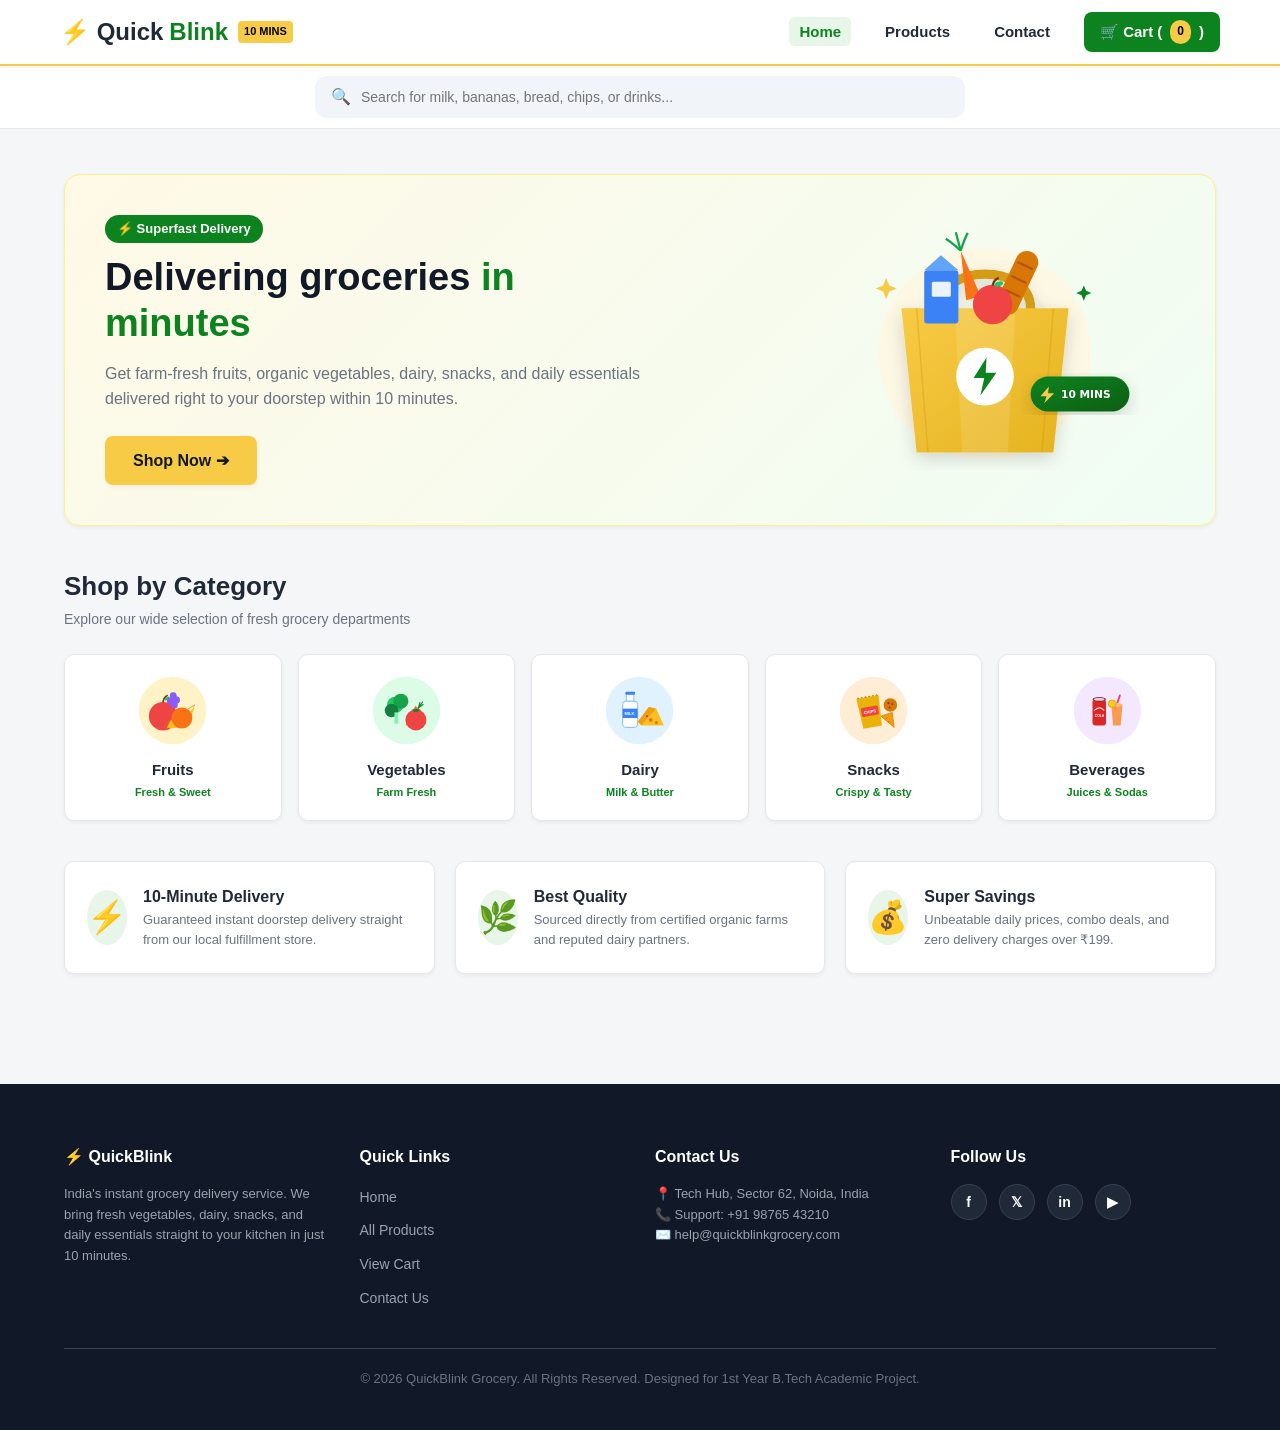
<file: Blinkit/index.html>
<!DOCTYPE html>
<html lang="en">
<head>
    <!-- Character encoding for standard symbols and emojis -->
    <meta charset="UTF-8">
    <!-- Viewport settings to ensure proper responsive scaling on mobile devices -->
    <meta name="viewport" content="width=device-width, initial-scale=1.0">
    <title>QuickBlink - Delivering Groceries in Minutes</title>
    <!-- External CSS Stylesheet -->
    <link rel="stylesheet" href="style.css">
</head>
<body>

    <!-- =================================================================
         1. NAVIGATION BAR (Header)
         Contains the brand logo, search bar, navigation links, and cart badge.
         ================================================================= -->
    <header class="navbar">
        <div class="nav-container">
            <!-- Brand Logo with Blinkit-inspired yellow and green colors -->
            <a href="index.html" class="logo">
                ⚡ Quick<span class="logo-highlight">Blink</span>
                <span class="logo-badge">10 MINS</span>
            </a>

            <!-- Navigation Links -->
            <ul class="nav-links">
                <!-- Current active page is Home -->
                <li><a href="index.html" class="active">Home</a></li>
                <li><a href="products.html">Products</a></li>
                <li><a href="contact.html">Contact</a></li>
                <!-- Cart Link with Dynamic Count Badge -->
                <li>
                    <a href="cart.html" class="nav-cart-btn">
                        🛒 Cart (<span class="cart-badge">0</span>)
                    </a>
                </li>
            </ul>
        </div>
    </header>

    <!-- =================================================================
         2. SEARCH BAR SECTION
         Quick search bar allowing customers to find everyday grocery items.
         ================================================================= -->
    <section class="search-section">
        <div class="container" style="padding: 0;">
            <div class="search-wrapper">
                <span class="search-icon">🔍</span>
                <input 
                    type="text" 
                    class="search-input" 
                    placeholder="Search for milk, bananas, bread, chips, or drinks..." 
                >
            </div>
        </div>
    </section>

    <!-- Main Content Area -->
    <main class="container">

        <!-- =================================================================
             3. HERO BANNER SECTION
             Prominently displays the slogan: "Delivering groceries in minutes"
             Uses Flexbox layout with text on the left and illustration on right.
             ================================================================= -->
        <section class="hero-banner">
            <div class="hero-content">
                <span class="hero-tag">⚡ Superfast Delivery</span>
                <!-- Exact required hero heading -->
                <h1 class="hero-title">
                    Delivering groceries <span>in minutes</span>
                </h1>
                <p class="hero-subtitle">
                    Get farm-fresh fruits, organic vegetables, dairy, snacks, and daily essentials delivered right to your doorstep within 10 minutes.
                </p>
                <!-- Call-to-action button linking directly to the product catalog -->
                <a href="products.html" class="btn-primary">Shop Now ➔</a>
            </div>

            <!-- Hero Banner Grocery Illustration -->
            <div class="hero-image-wrapper">
                <img src="images/hero-grocery.svg" alt="Fresh Groceries in Grocery Bag">
            </div>
        </section>

        <!-- =================================================================
             4. CATEGORIES SECTION (CSS Grid)
             Displays the 5 required category cards:
             1. Fruits, 2. Vegetables, 3. Dairy, 4. Snacks, 5. Beverages
             ================================================================= -->
        <section style="margin-top: 40px;">
            <div class="section-header">
                <h2 class="section-title">Shop by Category</h2>
                <p class="section-subtitle">Explore our wide selection of fresh grocery departments</p>
            </div>

            <!-- 5-column responsive grid container -->
            <div class="category-grid">
                
                <!-- Category 1: Fruits -->
                <a href="products.html?category=fruits" class="category-card">
                    <img src="images/fruits.svg" alt="Fresh Fruits" class="category-img">
                    <span class="category-name">Fruits</span>
                    <span class="category-badge">Fresh & Sweet</span>
                </a>

                <!-- Category 2: Vegetables -->
                <a href="products.html?category=vegetables" class="category-card">
                    <img src="images/vegetables.svg" alt="Fresh Vegetables" class="category-img">
                    <span class="category-name">Vegetables</span>
                    <span class="category-badge">Farm Fresh</span>
                </a>

                <!-- Category 3: Dairy -->
                <a href="products.html?category=dairy" class="category-card">
                    <img src="images/dairy.svg" alt="Dairy Products" class="category-img">
                    <span class="category-name">Dairy</span>
                    <span class="category-badge">Milk & Butter</span>
                </a>

                <!-- Category 4: Snacks -->
                <a href="products.html?category=snacks" class="category-card">
                    <img src="images/snacks.svg" alt="Snacks and Munchies" class="category-img">
                    <span class="category-name">Snacks</span>
                    <span class="category-badge">Crispy & Tasty</span>
                </a>

                <!-- Category 5: Beverages -->
                <a href="products.html?category=beverages" class="category-card">
                    <img src="images/beverages.svg" alt="Cold Beverages and Drinks" class="category-img">
                    <span class="category-name">Beverages</span>
                    <span class="category-badge">Juices & Sodas</span>
                </a>

            </div>
        </section>

        <!-- =================================================================
             5. VALUE PROPOSITION / FEATURES SECTION
             Highlights the core service perks using simple Flexbox cards.
             ================================================================= -->
        <section class="features-section">
            <!-- Feature 1: Superfast delivery -->
            <div class="feature-box">
                <div class="feature-icon">⚡</div>
                <div>
                    <h3 class="feature-title">10-Minute Delivery</h3>
                    <p class="feature-desc">Guaranteed instant doorstep delivery straight from our local fulfillment store.</p>
                </div>
            </div>

            <!-- Feature 2: Quality guarantee -->
            <div class="feature-box">
                <div class="feature-icon">🌿</div>
                <div>
                    <h3 class="feature-title">Best Quality</h3>
                    <p class="feature-desc">Sourced directly from certified organic farms and reputed dairy partners.</p>
                </div>
            </div>

            <!-- Feature 3: Best prices -->
            <div class="feature-box">
                <div class="feature-icon">💰</div>
                <div>
                    <h3 class="feature-title">Super Savings</h3>
                    <p class="feature-desc">Unbeatable daily prices, combo deals, and zero delivery charges over ₹199.</p>
                </div>
            </div>
        </section>

    </main>

    <!-- =================================================================
         6. FOOTER SECTION
         Contains About Us, Quick Links, Contact details, Social Media & Copyright.
         ================================================================= -->
    <footer class="footer">
        <div class="container">
            <div class="footer-grid">
                
                <!-- Column 1: About -->
                <div class="footer-col">
                    <h3 class="footer-title">⚡ QuickBlink</h3>
                    <p class="footer-text">
                        India's instant grocery delivery service. We bring fresh vegetables, dairy, snacks, and daily essentials straight to your kitchen in just 10 minutes.
                    </p>
                </div>

                <!-- Column 2: Quick Links -->
                <div class="footer-col">
                    <h4 class="footer-title">Quick Links</h4>
                    <ul class="footer-links">
                        <li><a href="index.html">Home</a></li>
                        <li><a href="products.html">All Products</a></li>
                        <li><a href="cart.html">View Cart</a></li>
                        <li><a href="contact.html">Contact Us</a></li>
                    </ul>
                </div>

                <!-- Column 3: Contact Details -->
                <div class="footer-col">
                    <h4 class="footer-title">Contact Us</h4>
                    <p class="footer-text">📍 Tech Hub, Sector 62, Noida, India</p>
                    <p class="footer-text">📞 Support: +91 98765 43210</p>
                    <p class="footer-text">✉️ help@quickblinkgrocery.com</p>
                </div>

                <!-- Column 4: Social Media Icons -->
                <div class="footer-col">
                    <h4 class="footer-title">Follow Us</h4>
                    <div class="social-icons">
                        <a href="#" class="social-btn" title="Facebook">f</a>
                        <a href="#" class="social-btn" title="Twitter / X">𝕏</a>
                        <a href="#" class="social-btn" title="Instagram">in</a>
                        <a href="#" class="social-btn" title="YouTube">▶</a>
                    </div>
                </div>

            </div>

            <!-- Copyright Notice -->
            <div class="footer-copyright">
                <p>&copy; 2026 QuickBlink Grocery. All Rights Reserved. Designed for 1st Year B.Tech Academic Project.</p>
            </div>
        </div>
    </footer>

    <!-- External JavaScript File -->
    <script src="script.js"></script>
</body>
</html>
</file>
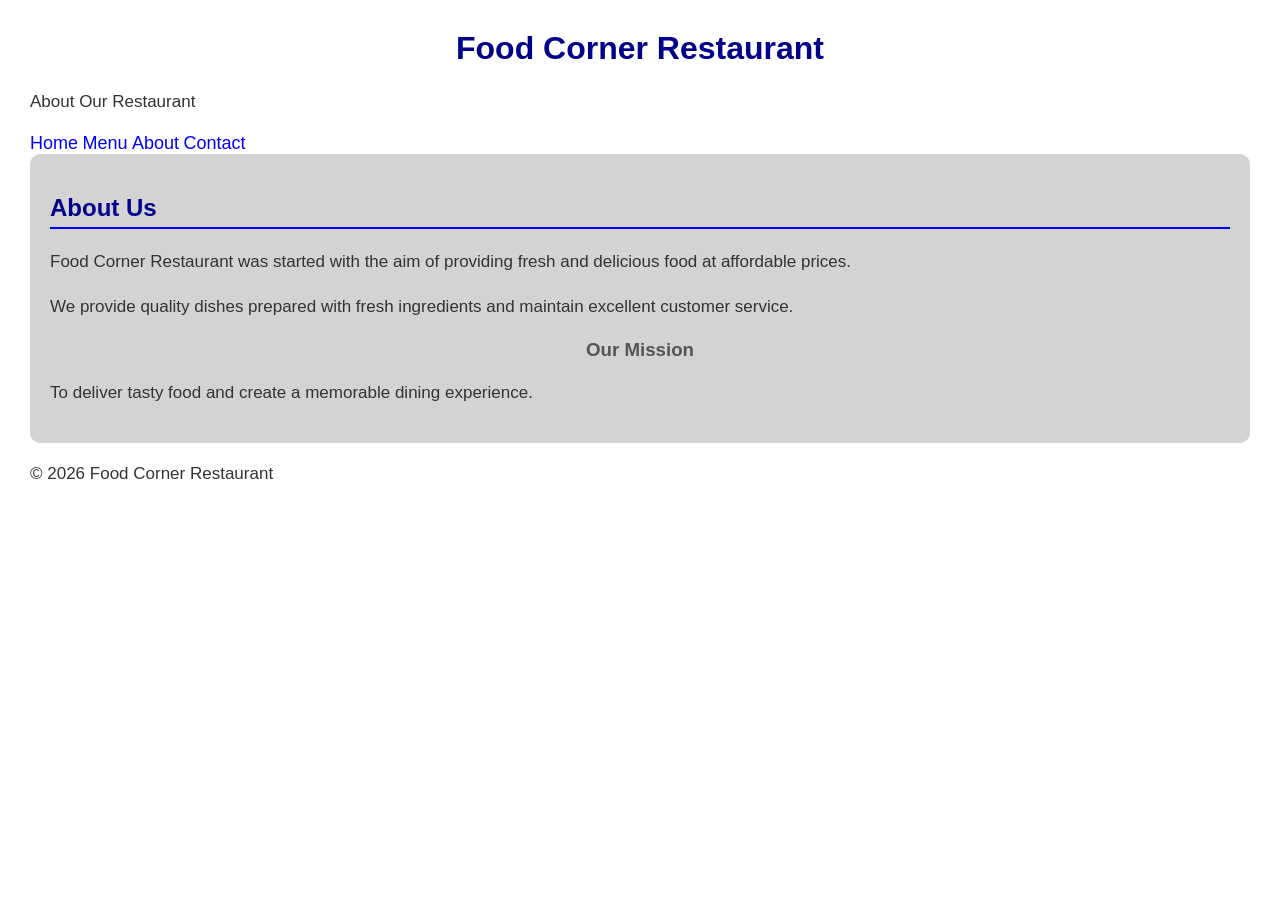
<file: about.html>
<!DOCTYPE html>

<html>

<head>

<title>About Us | Food Corner</title>

<link rel="stylesheet" href="style.css">

</head>


<body>


<header>

<h1>Food Corner Restaurant</h1>

<p>About Our Restaurant</p>

</header>



<nav>

<a href="index.html">Home</a>

<a href="menu.html">Menu</a>

<a href="about.html">About</a>

<a href="contact.html">Contact</a>

</nav>



<div class="about">


<h2>About Us</h2>


<p>

Food Corner Restaurant was started with the aim of providing
fresh and delicious food at affordable prices.

</p>


<p>

We provide quality dishes prepared with fresh ingredients
and maintain excellent customer service.

</p>


<h3>Our Mission</h3>


<p>

To deliver tasty food and create a memorable dining experience.

</p>


</div>



<footer>

<p>© 2026 Food Corner Restaurant</p>

</footer>



</body>

</html>
</file>
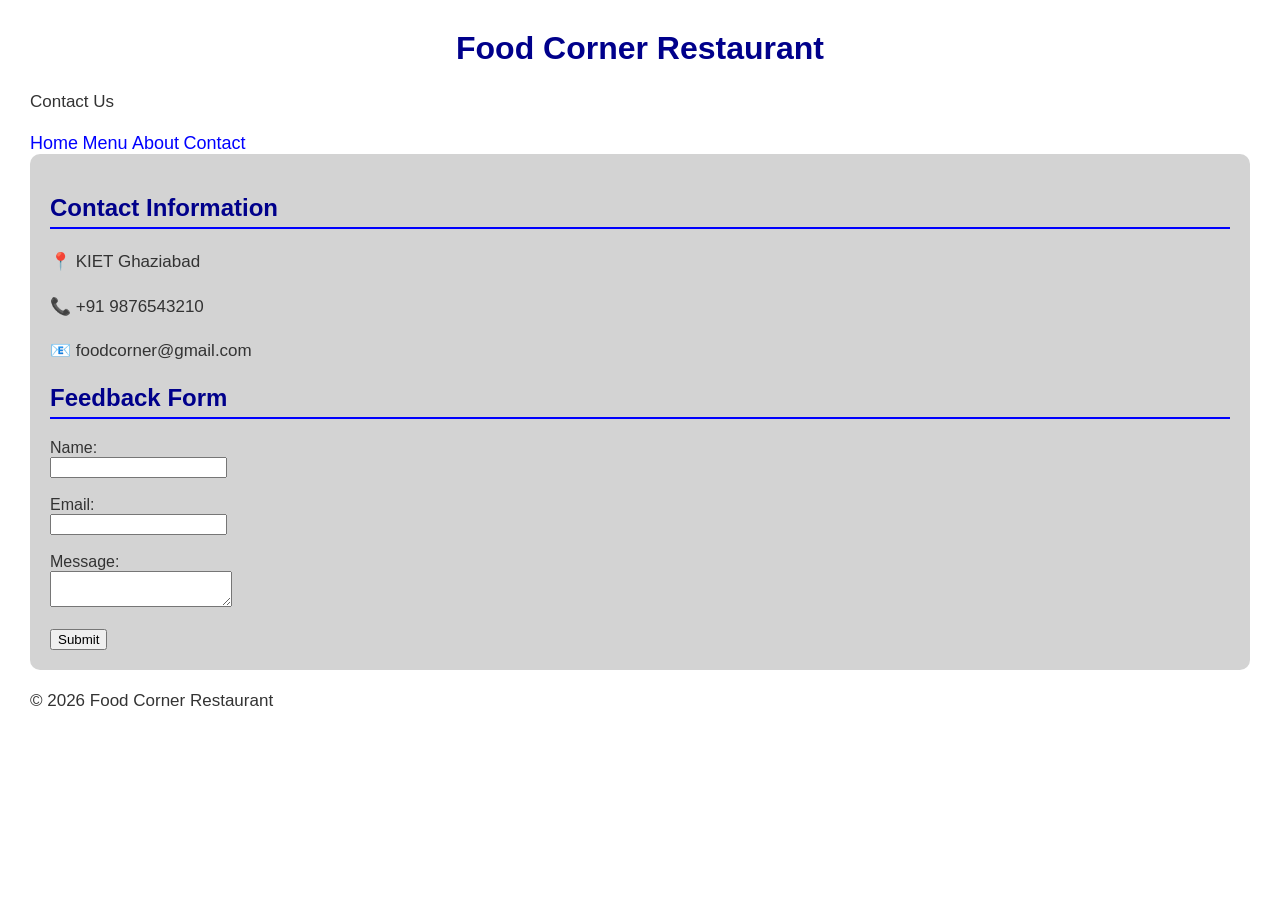
<file: contact.html>
<!DOCTYPE html>

<html>

<head>

<title>Contact | Food Corner</title>

<link rel="stylesheet" href="style.css">

</head>


<body>


<header>

<h1>Food Corner Restaurant</h1>

<p>Contact Us</p>

</header>



<nav>

<a href="index.html">Home</a>

<a href="menu.html">Menu</a>

<a href="about.html">About</a>

<a href="contact.html">Contact</a>

</nav>




<div class="contact">


<h2>Contact Information</h2>


<p>📍 KIET Ghaziabad</p>

<p>📞 +91 9876543210</p>

<p>📧 foodcorner@gmail.com</p>



<h2>Feedback Form</h2>


<form>


<label>Name:</label>

<br>

<input type="text">

<br><br>


<label>Email:</label>

<br>

<input type="email">

<br><br>


<label>Message:</label>

<br>

<textarea></textarea>

<br><br>


<button type="submit">

Submit

</button>


</form>


</div>




<footer>

<p>© 2026 Food Corner Restaurant</p>

</footer>



</body>

</html>
</file>
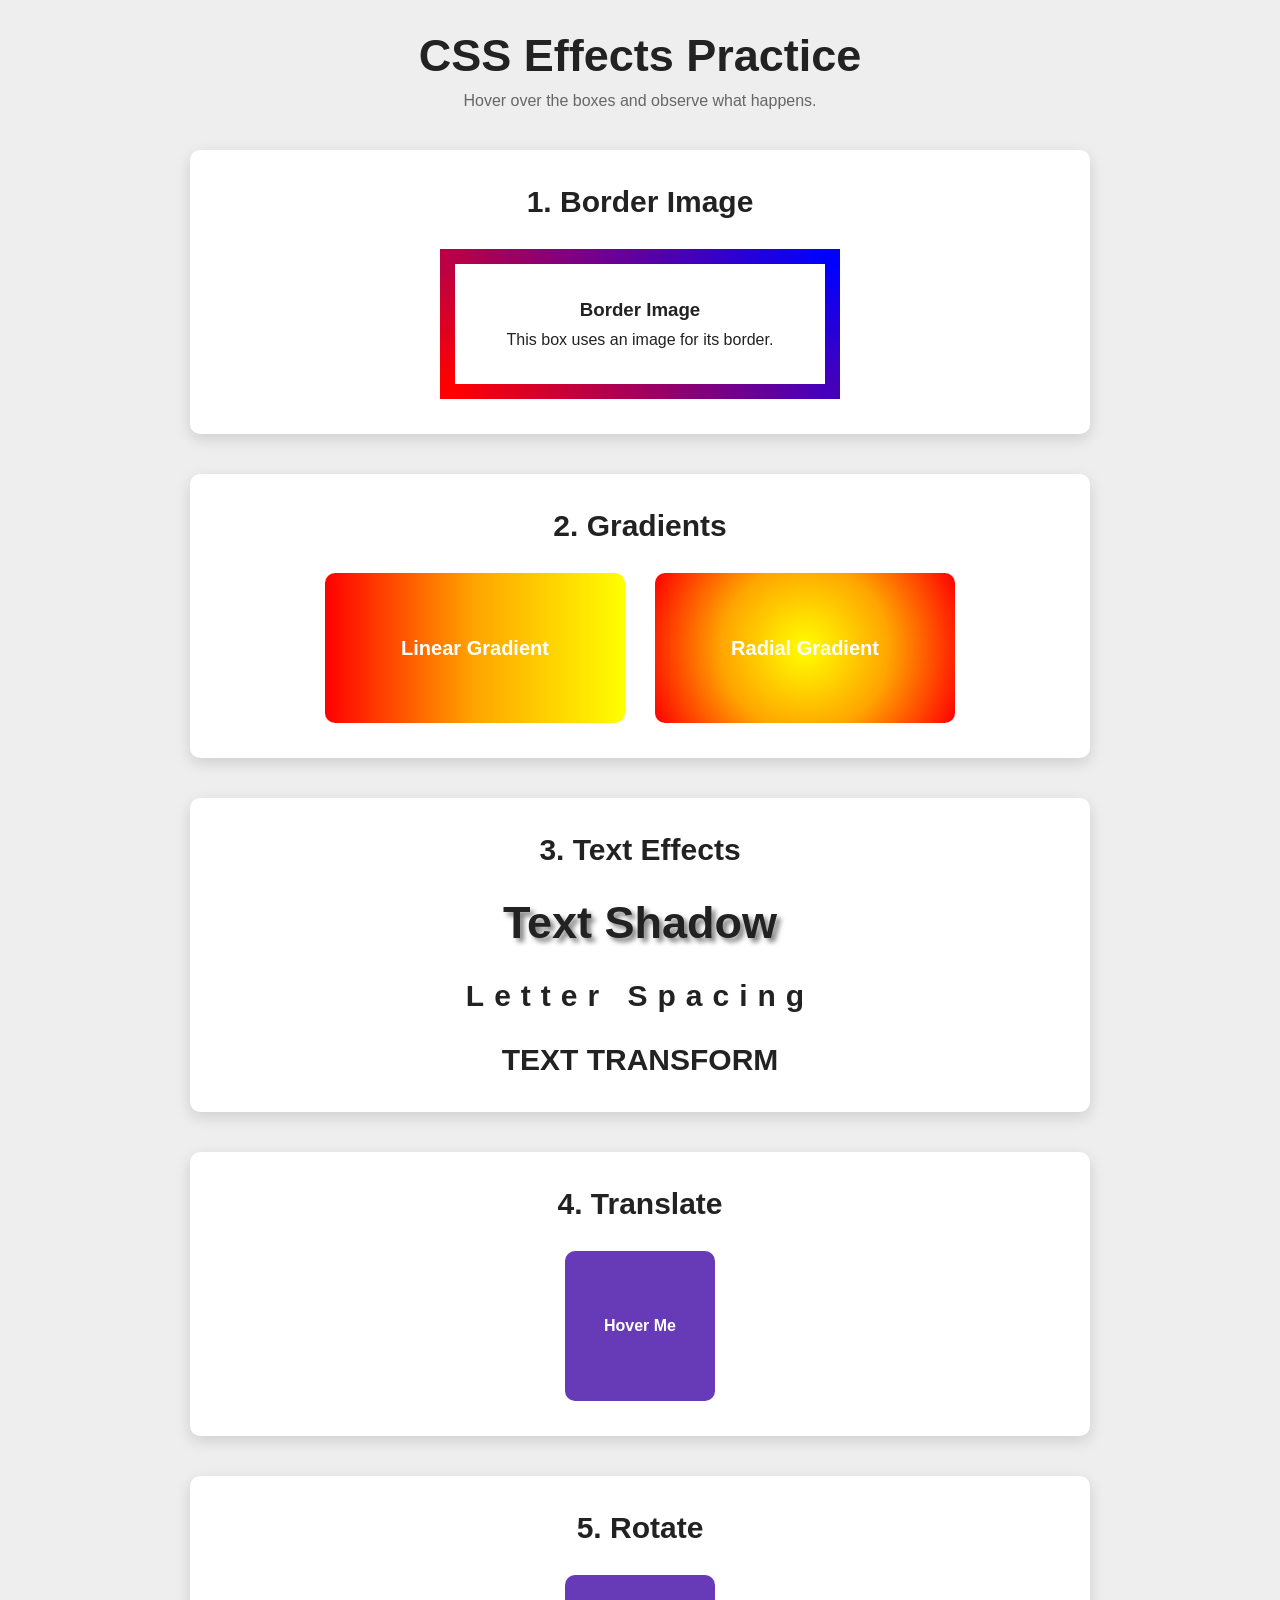
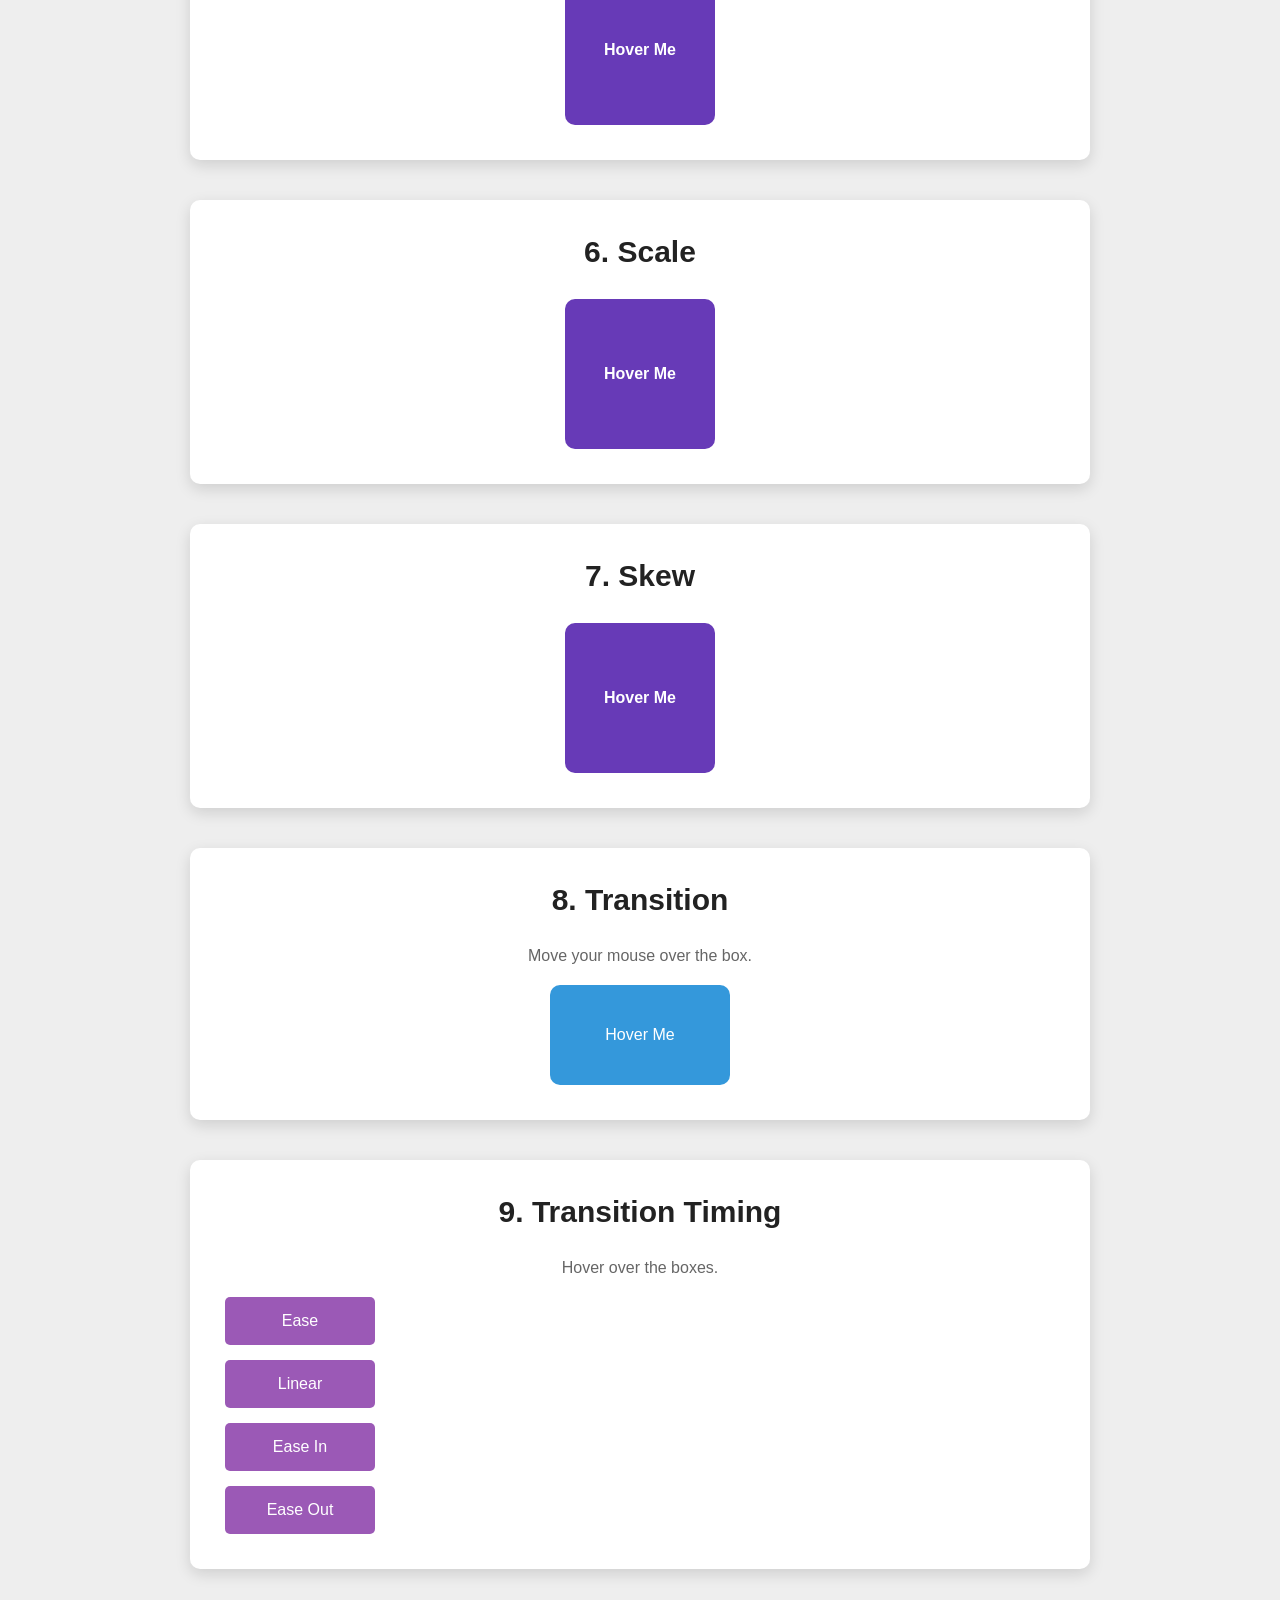
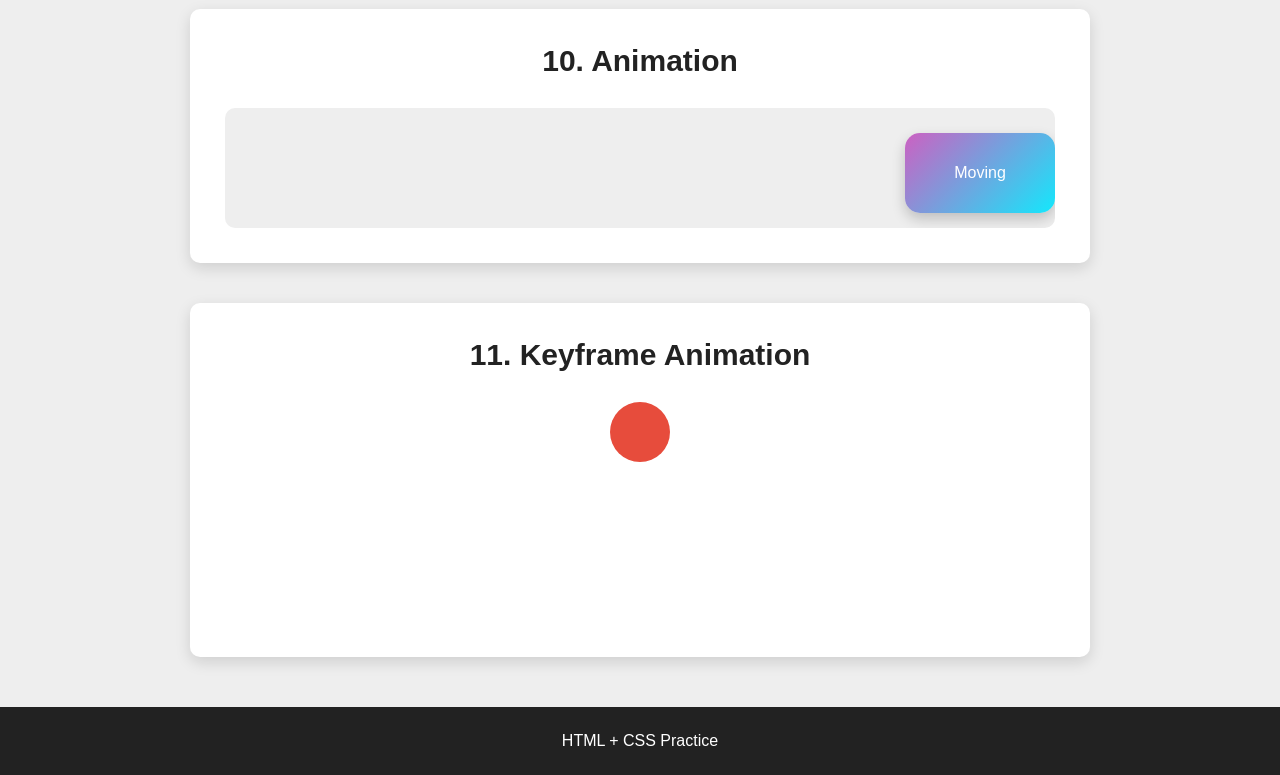
<file: design.html>
<!DOCTYPE html>
<html lang="en">

<head>

    <meta charset="UTF-8">

    <meta name="viewport" content="width=device-width, initial-scale=1.0">

    <title>CSS Effects Practice</title>

    <link rel="stylesheet" href="design.css">

</head>

<body>

    <h1>CSS Effects Practice</h1>

    <p class="intro">
        Hover over the boxes and observe what happens.
    </p>

    <section>

        <h2>1. Border Image</h2>

        <div class="border-image-box">

            <h3>Border Image</h3>

            <p>
                This box uses an image for its border.
            </p>

        </div>

    </section>


    <section>

        <h2>2. Gradients</h2>

        <div class="boxes">

            <div class="box linear">
                Linear Gradient
            </div>

            <div class="box radial">
                Radial Gradient
            </div>

        </div>

    </section>


    <section>

        <h2>3. Text Effects</h2>

        <div class="text-box">

            <h3 class="shadow">
                Text Shadow
            </h3>

            <h3 class="spacing">
                Letter Spacing
            </h3>

            <h3 class="uppercase">
                text transform
            </h3>

        </div>

    </section>


    <section>

        <h2>4. Translate</h2>

        <div class="boxes">

            <div class="transform-box translate">
                Hover Me
            </div>

        </div>

    </section>



    <section>

        <h2>5. Rotate</h2>

        <div class="boxes">

            <div class="transform-box rotate">
                Hover Me
            </div>

        </div>

    </section>



    <section>

        <h2>6. Scale</h2>

        <div class="boxes">

            <div class="transform-box scale">
                Hover Me
            </div>

        </div>

    </section>



    <section>

        <h2>7. Skew</h2>

        <div class="boxes">

            <div class="transform-box skew">
                Hover Me
            </div>

        </div>

    </section>



    <section>

        <h2>8. Transition</h2>

        <p class="instruction">
            Move your mouse over the box.
        </p>

        <div class="transition-box">
            Hover Me
        </div>

    </section>



    <section>

        <h2>9. Transition Timing</h2>

        <p class="instruction">
            Hover over the boxes.
        </p>

        <div class="timing-boxes">

            <div class="timing ease">
                Ease
            </div>

            <div class="timing linear-timing">
                Linear
            </div>

            <div class="timing ease-in">
                Ease In
            </div>

            <div class="timing ease-out">
                Ease Out
            </div>

        </div>

    </section>


    <section>

        <h2>10. Animation</h2>

        <div class="animation-area">

            <div class="moving-box">
                Moving
            </div>

        </div>

    </section>



    <section>

        <h2>11. Keyframe Animation</h2>

        <div class="bounce-area">

            <div class="ball"></div>

        </div>

    </section>


    <footer>

        <p>
            HTML + CSS Practice
        </p>

    </footer>


</body>

</html>
</file>
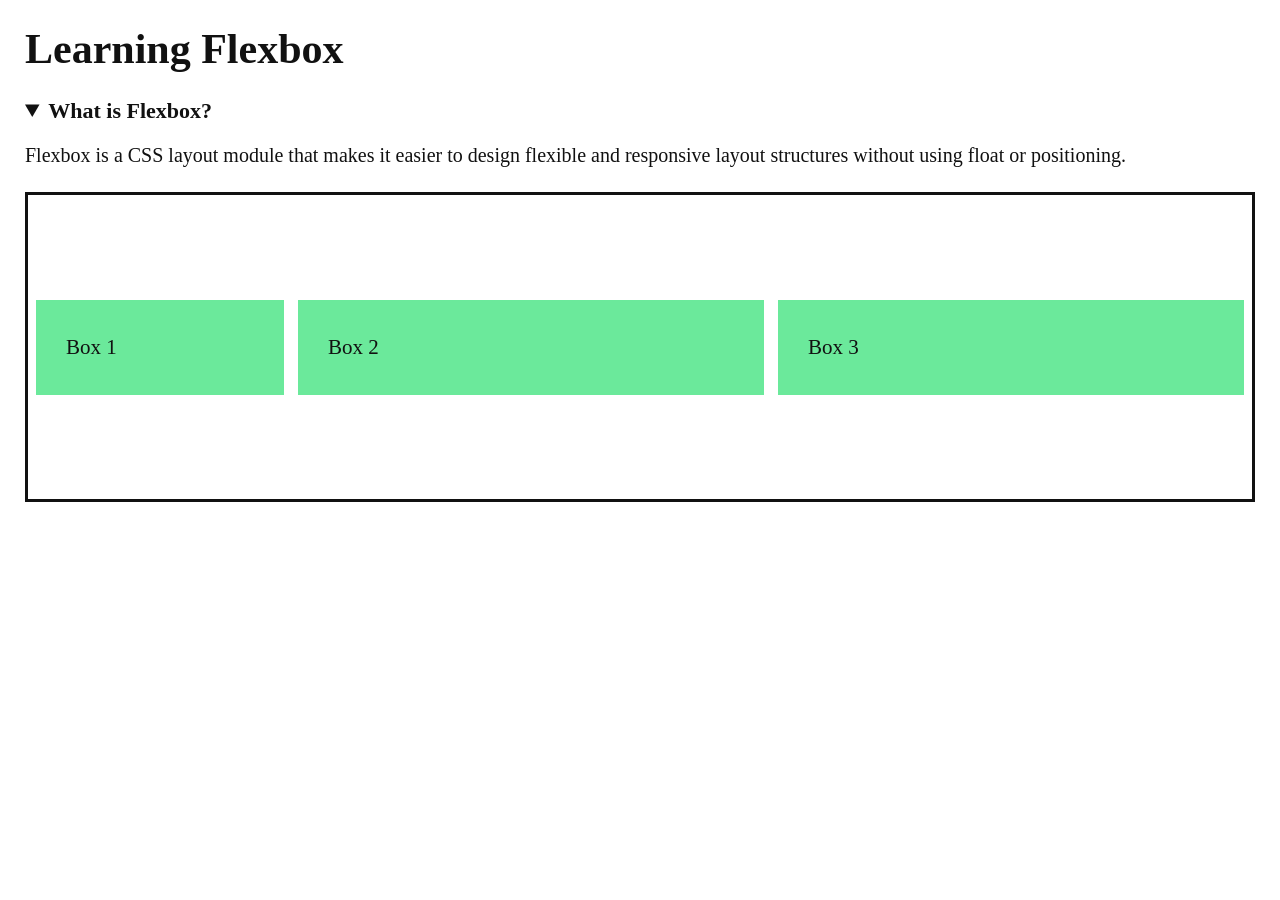
<file: flexbox.html>
<!DOCTYPE html>
<html lang="en">
<head>
    <meta charset="UTF-8">
    <meta name="viewport" content="width=device-width, initial-scale=1.0">
    <title>Learning Flexbox</title>

    <style>
        * {
            box-sizing: border-box;
        }

        body {
            margin: 0;
            padding: 25px;
            font-family: Georgia, "Times New Roman", serif;
            background-color: white;
            color: #111;
        }

        h1 {
            font-size: 42px;
            margin: 0 0 25px 0;
        }

        details {
            margin-bottom: 15px;
        }

        summary {
            font-size: 22px;
            font-weight: bold;
            cursor: pointer;
            margin-bottom: 20px;
        }

        p {
            font-size: 20px;
            margin: 0 0 25px 0;
        }

        /* Flexbox container */
        .flex-container {
            border: 3px solid #111;
            height: 310px;

            display: flex;
            align-items: center;

            gap: 14px;
            padding: 75px 8px;
            overflow: hidden;
        }

        /* Flexbox items */
        .box {
            height: 95px;
            background-color: #6be99b;

            display: flex;
            align-items: center;

            padding-left: 30px;

            font-size: 21px;
        }

        .box1 {
            flex: 1;
        }

        .box2 {
            flex: 2;
        }

        .box3 {
            flex: 2;
        }
    </style>
</head>

<body>

    <h1>Learning Flexbox</h1>

    <details open>
        <summary>What is Flexbox?</summary>

        <p>
            Flexbox is a CSS layout module that makes it easier to design
            flexible and responsive layout structures without using float
            or positioning.
        </p>
    </details>

    <div class="flex-container">

        <div class="box box1">
            Box 1
        </div>

        <div class="box box2">
            Box 2
        </div>

        <div class="box box3">
            Box 3
        </div>

    </div>

</body>
</html>
</file>
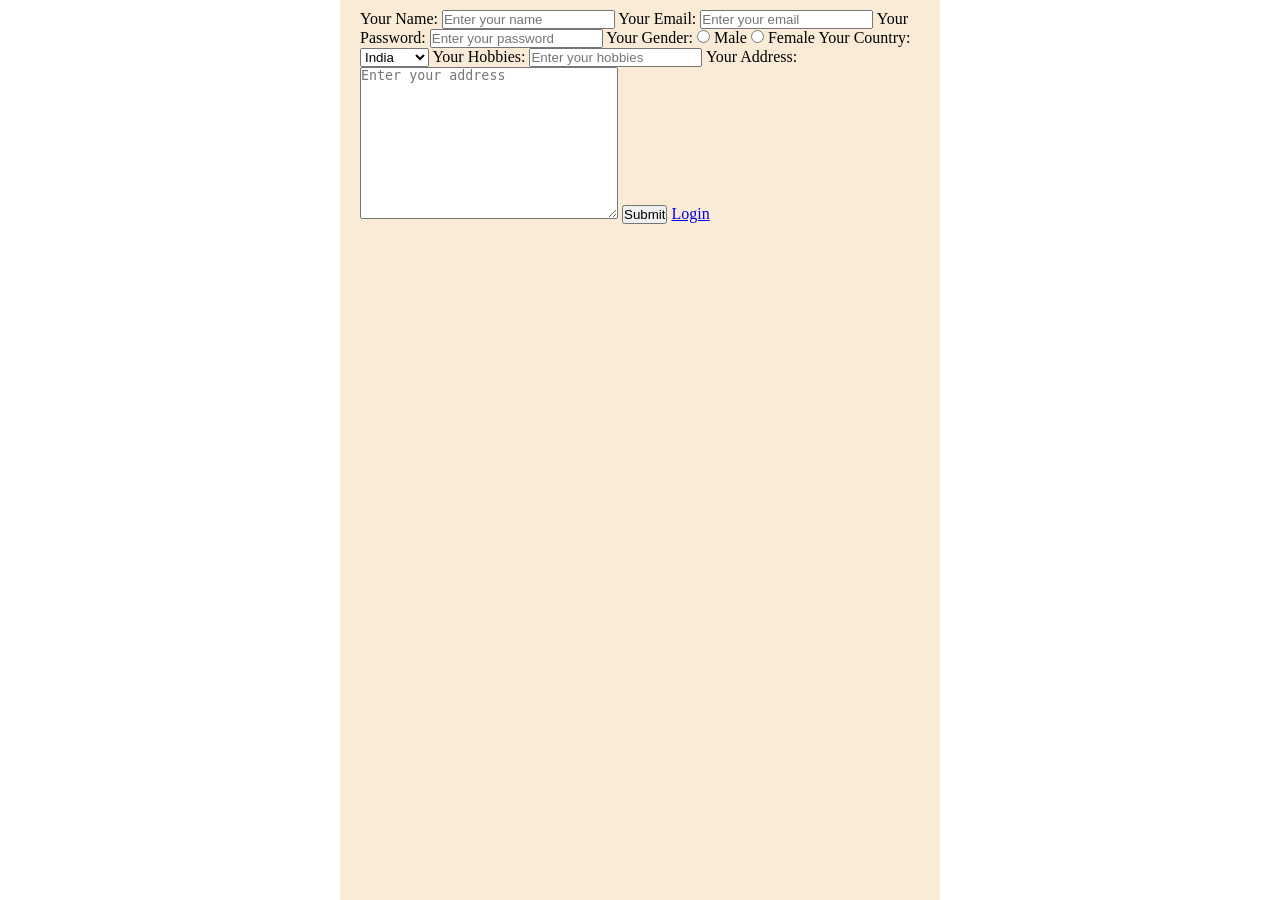
<file: form.html>
<!DOCTYPE html>
<html lang="en">
<head>
    <meta charset="UTF-8">
    <meta name="viewport" content="width=device-width, initial-scale=1.0">
    <title>STUDENT REGISTRATION FORM</title>
    <Style>
      *,html{
        margin: 0;
        padding:0;
        
      }
      #box{
        width: 600px;
        height: 900px;
        background-color: antiquewhite;
        margin: 0 auto;
        padding: 10px 20px;
        box-sizing: border-box;
      }
        </Style>
</head>
<body>
    <div id="box">
        <form>
            <div>
                <label for="name"> Your Name:</label>
                <input type="text" name="name" id="name" placeholder="Enter your name">
                <label for="email"> Your Email:</label>
                <input type="email" name="email" id="email" placeholder="Enter your email">
                <label for="password"> Your Password:</label>
                <input type="password" name="password" id="password" placeholder="Enter your password">
                <label for="gender"> Your Gender:</label>
                <input type="radio" name="gender" id="male" value="male">
                <label for="male"> Male</label>
                <input type="radio" name="gender" id="female" value="female">
                <label for="female"> Female</label>
                <label for="country"> Your Country:</label> 
                <select name="country" id="country">
                    <option value="india">India</option>
                    <option value="usa">USA</option>
                    <option value="uk">UK</option>
                    <option value="canada">Canada</option>
                </select>
                <label for="hobbies"> Your Hobbies:</label>
                <input type="text" name="hobbies" id="hobbies" placeholder="Enter your hobbies">
                <label for="address"> Your Address:</label>
                <textarea name="address" id="address" cols="30" rows="10" placeholder="Enter your address"></textarea>

                <input type="submit" value="Submit">
                <a href="login.html">Login</a>

                
            </div>
        </form>
        </div>
    
</body>
</html>
</file>
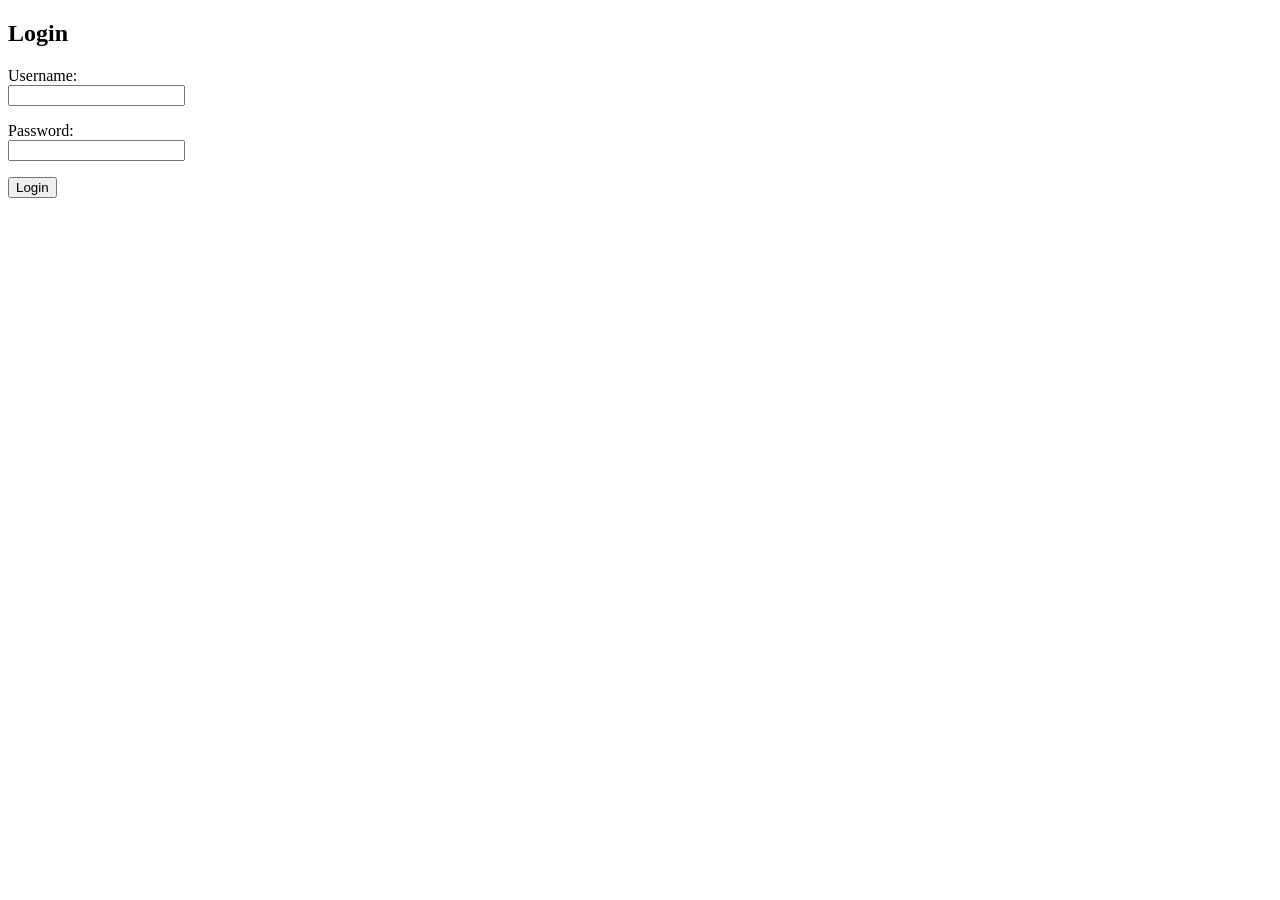
<file: login.html>
<!DOCTYPE html>
<html lang="en">
<head>
    <meta charset="UTF-8">
    <title>Login</title>
</head>
<body>
    <h2>Login</h2>
    <form action="about.html" method="POST">
        <!-- Username Field -->
        <p>
            <label for="username">Username:</label><br>
            <input type="text" id="username" name="username" maxlength="20" required>
        </p>

        <!-- Password Field with Tooltip and Length Constraints -->
        <p>
            <label for="password">Password:</label><br>
            <input 
                type="password" 
                id="password" 
                name="password" 
                minlength="8" 
                maxlength="16" 
                title="Password must be 8-16 characters long, containing at least one number and one uppercase letter."
                required
            >
        </p>

        <!-- Login Button -->
        <button type="submit" href="abc.html">Login</button>
    </form>
</body>
</html>
</file>
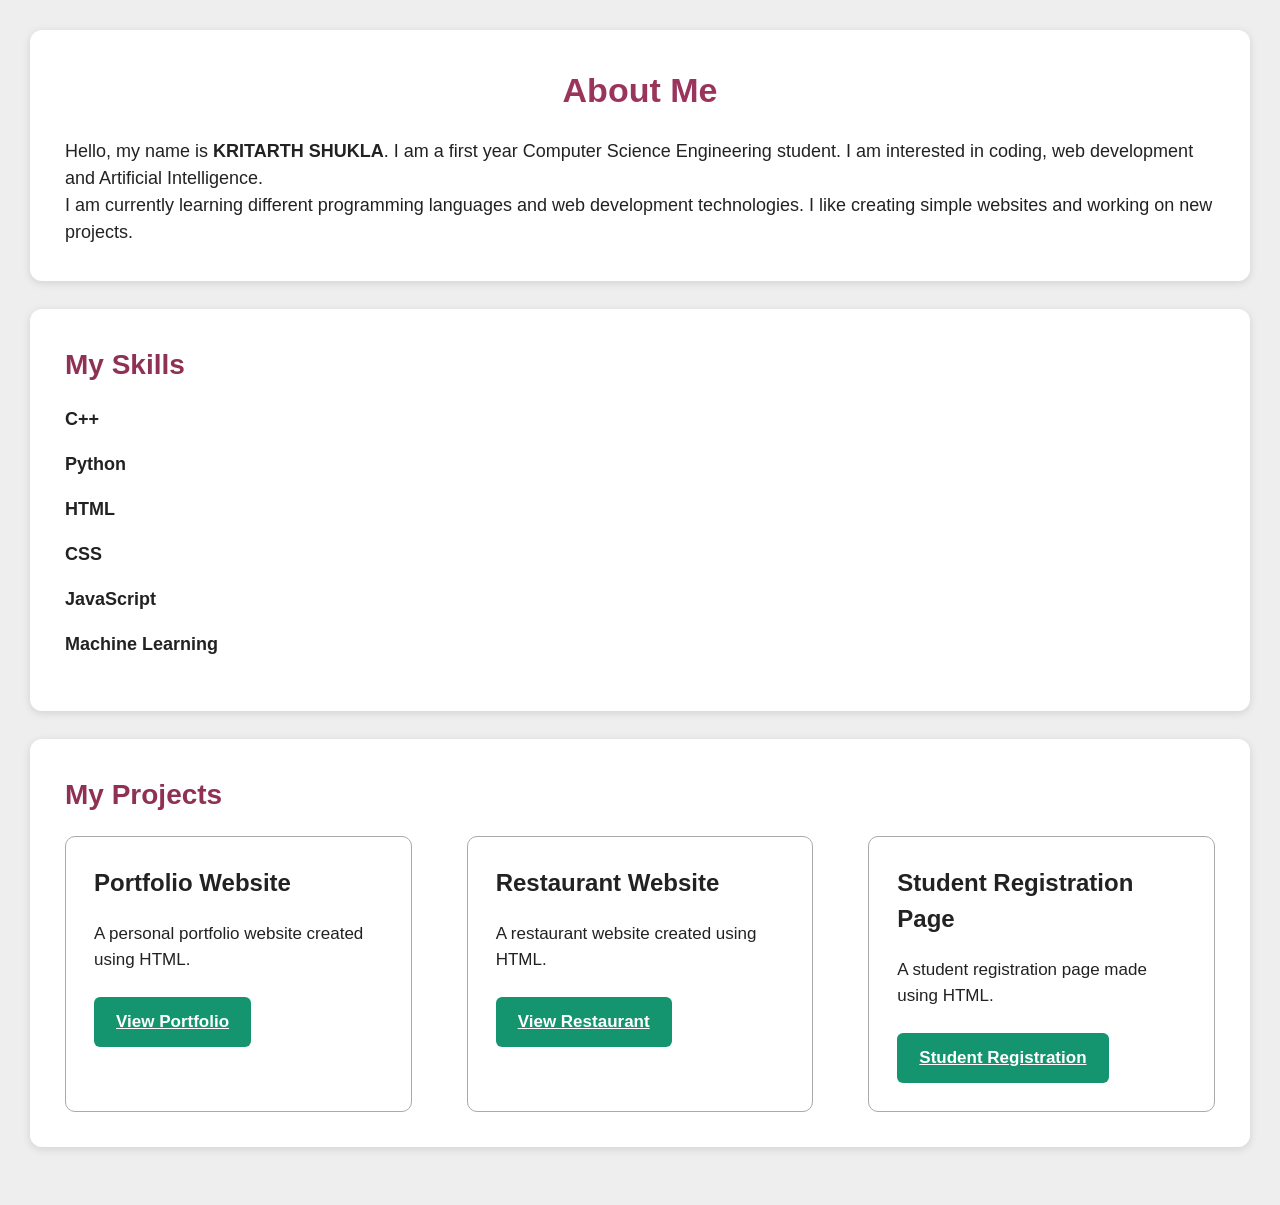
<file: projects.html>
<!DOCTYPE html>
<html lang="en">
<head>
    <meta charset="UTF-8">
    <meta name="viewport" content="width=device-width, initial-scale=1.0">
    <title>KRITARTH SHUKLA | Portfolio</title>

    <style>
        * {
            box-sizing: border-box;
            margin: 0;
            padding: 0;
        }

        body {
            font-family: Arial, sans-serif;
            background: #eeeeee;
            color: #222;
            line-height: 1.5;
            padding: 30px;
        }

        .container {
            max-width: 1400px;
            margin: auto;
        }

        .section {
            background: white;
            border-radius: 12px;
            padding: 35px;
            margin-bottom: 28px;
            box-shadow: 0 2px 8px rgba(0, 0, 0, 0.12);
        }

        h1 {
            text-align: center;
            color: #9b345b;
            margin-bottom: 22px;
            font-size: 34px;
        }

        h2 {
            color: #8f3154;
            margin-bottom: 20px;
            font-size: 28px;
        }

        .about p {
            font-size: 18px;
        }

        .skills p {
            font-size: 18px;
            font-weight: bold;
            margin: 18px 0;
        }

        .projects {
            display: flex;
            gap: 55px;
            flex-wrap: wrap;
        }

        .project-card {
            flex: 1;
            min-width: 260px;
            border: 1px solid #aaa;
            border-radius: 10px;
            padding: 28px;
        }

        .project-card h3 {
            font-size: 24px;
            margin-bottom: 20px;
        }

        .project-card p {
            font-size: 17px;
            margin-bottom: 25px;
        }

        .btn {
            display: inline-block;
            background: #15956f;
            color: white;
            padding: 12px 22px;
            border-radius: 6px;
            text-decoration: underline;
            font-size: 17px;
            font-weight: bold;
        }

        .btn:hover {
            background: #11785a;
        }

        @media (max-width: 700px) {
            body {
                padding: 15px;
            }

            .section {
                padding: 25px;
            }

            .projects {
                gap: 20px;
            }
        }
    </style>
</head>

<body>

    <div class="container">

        <!-- About Me -->
        <section class="section about">
            <h1>About Me</h1>

            <p>
                Hello, my name is <strong>KRITARTH SHUKLA</strong>. I am a first year
                Computer Science Engineering student. I am interested in coding,
                web development and Artificial Intelligence.
            </p>

            <p>
                I am currently learning different programming languages and web
                development technologies. I like creating simple websites and
                working on new projects.
            </p>
        </section>

        <!-- Skills -->
        <section class="section skills">
            <h2>My Skills</h2>

            <p>C++</p>
            <p>Python</p>
            <p>HTML</p>
            <p>CSS</p>
            <p>JavaScript</p>
            <p>Machine Learning</p>
        </section>

        <!-- Projects -->
        <section class="section">
            <h2>My Projects</h2>

            <div class="projects">

                <div class="project-card">
                    <h3>Portfolio Website</h3>
                    <p>A personal portfolio website created using HTML.</p>
                    <a href="#" class="btn">View Portfolio</a>
                </div>

                <div class="project-card">
                    <h3>Restaurant Website</h3>
                    <p>A restaurant website created using HTML.</p>
                    <a href="#" class="btn">View Restaurant</a>
                </div>

                <div class="project-card">
                    <h3>Student Registration Page</h3>
                    <p>A student registration page made using HTML.</p>
                    <a href="#" class="btn">Student Registration</a>
                </div>

            </div>
        </section>

    </div>

</body>
</html>
</file>
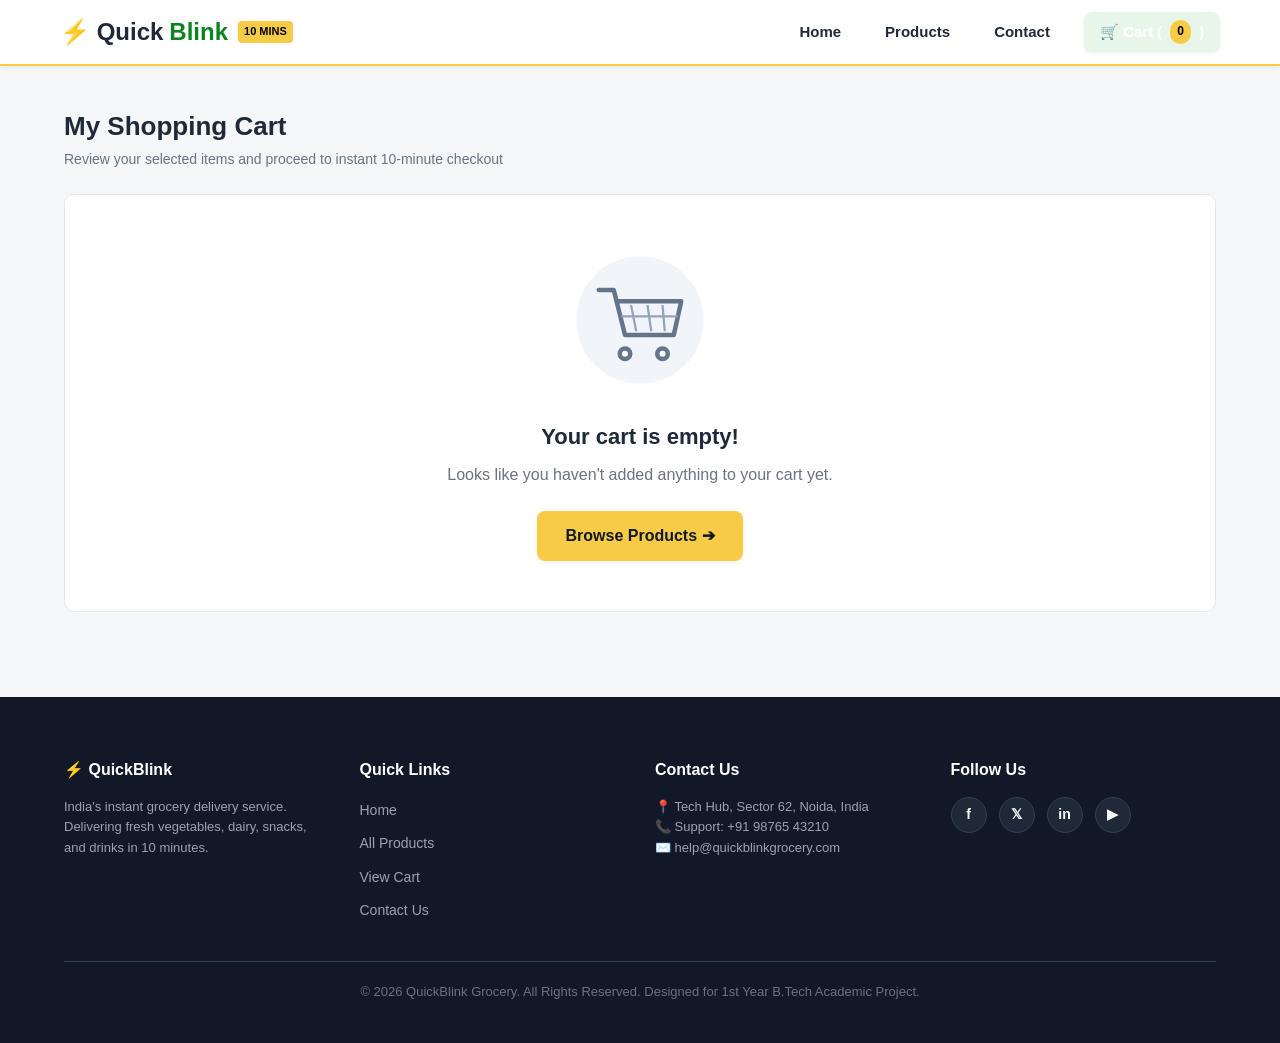
<file: Blinkit/cart.html>
<!DOCTYPE html>
<html lang="en">
<head>
    <!-- Character encoding and mobile viewport settings -->
    <meta charset="UTF-8">
    <meta name="viewport" content="width=device-width, initial-scale=1.0">
    <title>Your Shopping Cart - QuickBlink Grocery</title>
    <!-- External CSS Stylesheet -->
    <link rel="stylesheet" href="style.css">
</head>
<body>

    <!-- =================================================================
         1. NAVIGATION BAR
         Consistent navigation bar with dynamic cart count.
         ================================================================= -->
    <header class="navbar">
        <div class="nav-container">
            <!-- Brand Logo -->
            <a href="index.html" class="logo">
                ⚡ Quick<span class="logo-highlight">Blink</span>
                <span class="logo-badge">10 MINS</span>
            </a>

            <!-- Navigation Links -->
            <ul class="nav-links">
                <li><a href="index.html">Home</a></li>
                <li><a href="products.html">Products</a></li>
                <li><a href="contact.html">Contact</a></li>
                <!-- Current active page is Cart -->
                <li>
                    <a href="cart.html" class="nav-cart-btn active">
                        🛒 Cart (<span class="cart-badge">0</span>)
                    </a>
                </li>
            </ul>
        </div>
    </header>

    <!-- Main Content Area -->
    <main class="container">

        <!-- Page Header -->
        <div class="section-header" style="margin-top: 20px;">
            <h1 class="section-title">My Shopping Cart</h1>
            <p class="section-subtitle">Review your selected items and proceed to instant 10-minute checkout</p>
        </div>

        <!-- =================================================================
             2. EMPTY CART VIEW
             Displayed dynamically via JavaScript when no items exist in LocalStorage.
             ================================================================= -->
        <div class="empty-cart-box" id="empty-cart-view" style="display: none;">
            <img src="images/empty-cart.svg" alt="Empty Shopping Cart" class="empty-cart-img">
            <h2 style="font-size: 22px; margin-bottom: 8px;">Your cart is empty!</h2>
            <p style="color: #6b7280; margin-bottom: 24px;">Looks like you haven't added anything to your cart yet.</p>
            <a href="products.html" class="btn-primary">Browse Products ➔</a>
        </div>

        <!-- =================================================================
             3. CART TWO-COLUMN LAYOUT (Flexbox)
             Left Column: List of items added to cart with + / - controls.
             Right Column: Bill Summary (Subtotal, Delivery Fee, Grand Total).
             ================================================================= -->
        <div class="cart-layout" id="cart-content-wrapper">

            <!-- LEFT COLUMN: CART ITEMS LIST -->
            <div class="cart-items-column" id="cart-items-container">
                <!-- Dynamically populated by renderCartPage() in script.js -->
            </div>

            <!-- RIGHT COLUMN: BILL SUMMARY -->
            <div class="cart-summary-column" id="cart-summary-container">
                <h3 class="bill-title">Bill Details</h3>

                <!-- Subtotal row -->
                <div class="bill-row">
                    <span>Items Subtotal</span>
                    <span id="bill-subtotal" style="font-weight: 700; color: #111827;">₹0</span>
                </div>

                <!-- Delivery Fee row (Free over ₹199) -->
                <div class="bill-row">
                    <span>Delivery Fee (10 mins)</span>
                    <span id="bill-delivery" style="color: #0c831f; font-weight: 700;">FREE</span>
                </div>

                <!-- Handling Fee row -->
                <div class="bill-row">
                    <span>Handling & Packaging</span>
                    <span id="bill-handling" style="font-weight: 700; color: #111827;">₹2</span>
                </div>

                <!-- Free delivery note -->
                <div style="background-color: #f0fdf4; border: 1px dashed #86efac; border-radius: 6px; padding: 8px 12px; margin: 12px 0; font-size: 12px; color: #166534;">
                    🎉 <strong>Free Delivery:</strong> Applied on all orders above ₹199!
                </div>

                <!-- Grand Total row -->
                <div class="bill-row total-row">
                    <span>To Pay</span>
                    <span id="bill-grand-total">₹0</span>
                </div>

                <!-- Place Order Button -->
                <button class="btn-checkout" onclick="handleCheckout()">
                    Proceed to Pay ➔
                </button>

                <!-- Back to shop link -->
                <div style="text-align: center; margin-top: 14px;">
                    <a href="products.html" style="color: #0c831f; font-weight: 600; text-decoration: none; font-size: 14px;">
                        + Add more grocery items
                    </a>
                </div>
            </div>

        </div>

    </main>

    <!-- =================================================================
         4. FOOTER SECTION
         ================================================================= -->
    <footer class="footer">
        <div class="container">
            <div class="footer-grid">
                
                <div class="footer-col">
                    <h3 class="footer-title">⚡ QuickBlink</h3>
                    <p class="footer-text">
                        India's instant grocery delivery service. Delivering fresh vegetables, dairy, snacks, and drinks in 10 minutes.
                    </p>
                </div>

                <div class="footer-col">
                    <h4 class="footer-title">Quick Links</h4>
                    <ul class="footer-links">
                        <li><a href="index.html">Home</a></li>
                        <li><a href="products.html">All Products</a></li>
                        <li><a href="cart.html">View Cart</a></li>
                        <li><a href="contact.html">Contact Us</a></li>
                    </ul>
                </div>

                <div class="footer-col">
                    <h4 class="footer-title">Contact Us</h4>
                    <p class="footer-text">📍 Tech Hub, Sector 62, Noida, India</p>
                    <p class="footer-text">📞 Support: +91 98765 43210</p>
                    <p class="footer-text">✉️ help@quickblinkgrocery.com</p>
                </div>

                <div class="footer-col">
                    <h4 class="footer-title">Follow Us</h4>
                    <div class="social-icons">
                        <a href="#" class="social-btn" title="Facebook">f</a>
                        <a href="#" class="social-btn" title="Twitter / X">𝕏</a>
                        <a href="#" class="social-btn" title="Instagram">in</a>
                        <a href="#" class="social-btn" title="YouTube">▶</a>
                    </div>
                </div>

            </div>

            <div class="footer-copyright">
                <p>&copy; 2026 QuickBlink Grocery. All Rights Reserved. Designed for 1st Year B.Tech Academic Project.</p>
            </div>
        </div>
    </footer>

    <!-- External JavaScript File -->
    <script src="script.js"></script>
</body>
</html>
</file>
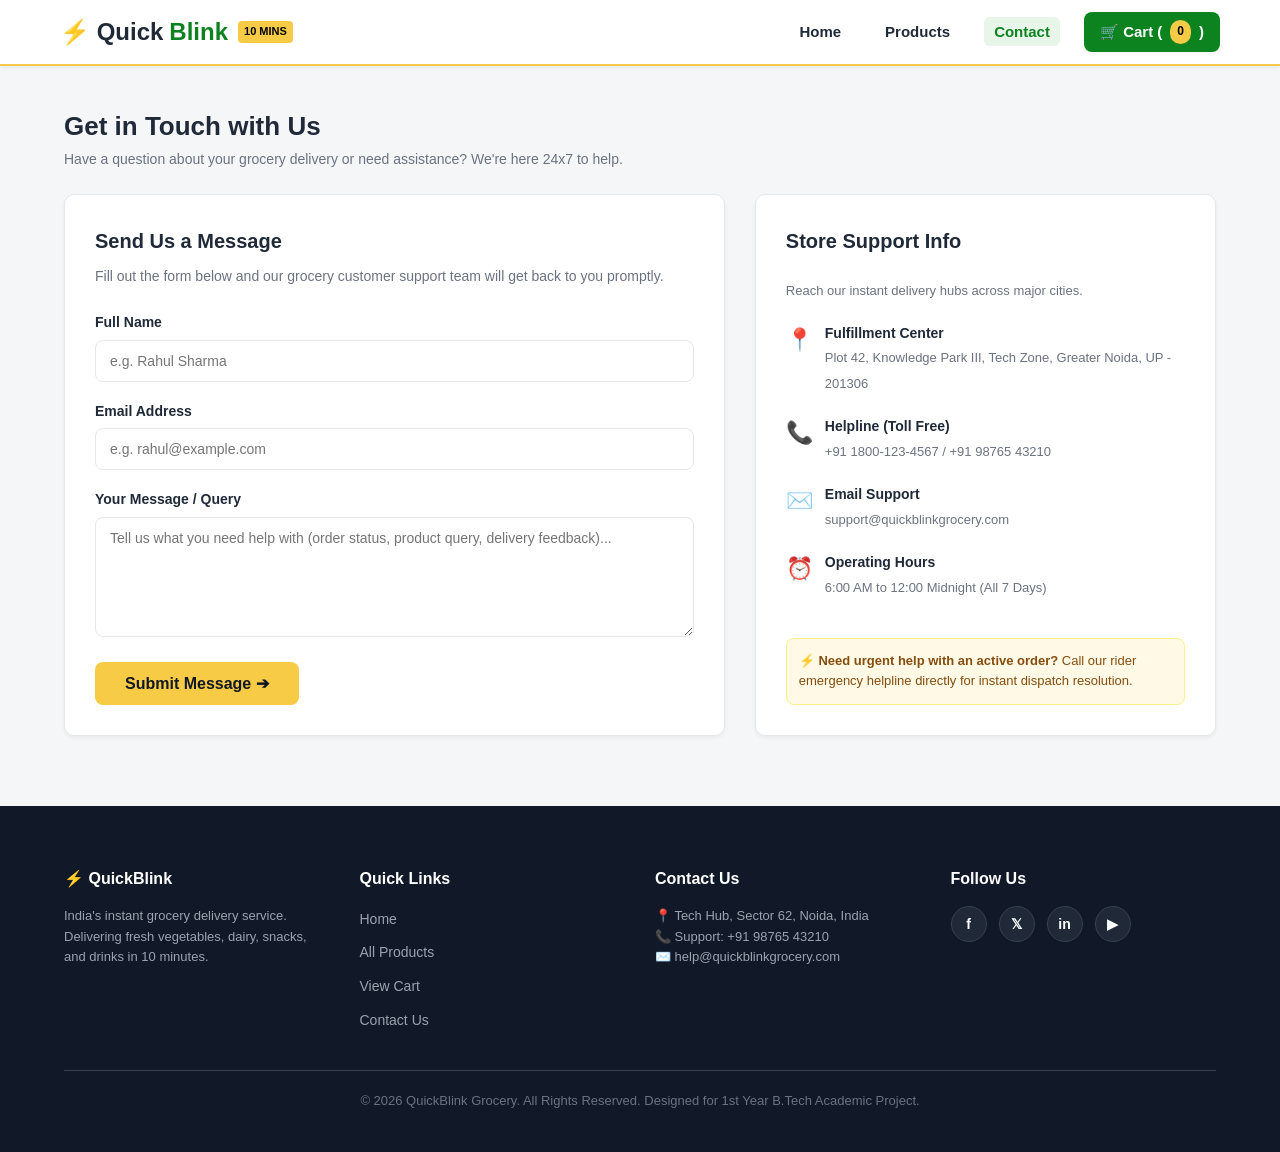
<file: Blinkit/contact.html>
<!DOCTYPE html>
<html lang="en">
<head>
    <!-- Standard character encoding and viewport settings -->
    <meta charset="UTF-8">
    <meta name="viewport" content="width=device-width, initial-scale=1.0">
    <title>Contact Us - QuickBlink Grocery</title>
    <!-- External CSS Stylesheet -->
    <link rel="stylesheet" href="style.css">
</head>
<body>

    <!-- =================================================================
         1. NAVIGATION BAR
         Sticky header with brand logo, page links, and cart badge.
         ================================================================= -->
    <header class="navbar">
        <div class="nav-container">
            <!-- Brand Logo -->
            <a href="index.html" class="logo">
                ⚡ Quick<span class="logo-highlight">Blink</span>
                <span class="logo-badge">10 MINS</span>
            </a>

            <!-- Navigation Links -->
            <ul class="nav-links">
                <li><a href="index.html">Home</a></li>
                <li><a href="products.html">Products</a></li>
                <!-- Current active page is Contact -->
                <li><a href="contact.html" class="active">Contact</a></li>
                <li>
                    <a href="cart.html" class="nav-cart-btn">
                        🛒 Cart (<span class="cart-badge">0</span>)
                    </a>
                </li>
            </ul>
        </div>
    </header>

    <!-- Main Content Area -->
    <main class="container">

        <!-- Page Header -->
        <div class="section-header" style="margin-top: 20px;">
            <h1 class="section-title">Get in Touch with Us</h1>
            <p class="section-subtitle">Have a question about your grocery delivery or need assistance? We're here 24x7 to help.</p>
        </div>

        <!-- =================================================================
             2. CONTACT LAYOUT (Flexbox: Form on Left, Contact Details on Right)
             ================================================================= -->
        <div class="contact-layout">

            <!-- LEFT BOX: SIMPLE CONTACT FORM -->
            <div class="contact-form-card">
                <h2 style="font-size: 20px; font-weight: 800; margin-bottom: 8px;">Send Us a Message</h2>
                <p style="font-size: 14px; color: #6b7280; margin-bottom: 24px;">
                    Fill out the form below and our grocery customer support team will get back to you promptly.
                </p>

                <!-- Form: Handled by script.js using event.preventDefault() and alert -->
                <form id="contact-form">
                    
                    <!-- Form Field 1: Name -->
                    <div class="form-group">
                        <label for="contact-name" class="form-label">Full Name</label>
                        <input 
                            type="text" 
                            id="contact-name" 
                            class="form-input" 
                            placeholder="e.g. Rahul Sharma" 
                            required
                        >
                    </div>

                    <!-- Form Field 2: Email -->
                    <div class="form-group">
                        <label for="contact-email" class="form-label">Email Address</label>
                        <input 
                            type="email" 
                            id="contact-email" 
                            class="form-input" 
                            placeholder="e.g. rahul@example.com" 
                            required
                        >
                    </div>

                    <!-- Form Field 3: Message -->
                    <div class="form-group">
                        <label for="contact-message" class="form-label">Your Message / Query</label>
                        <textarea 
                            id="contact-message" 
                            class="form-textarea" 
                            placeholder="Tell us what you need help with (order status, product query, delivery feedback)..." 
                            required
                        ></textarea>
                    </div>

                    <!-- Form Submit Button -->
                    <button type="submit" class="btn-submit">
                        Submit Message ➔
                    </button>

                </form>
            </div>

            <!-- RIGHT BOX: STORE & SUPPORT INFORMATION -->
            <div class="contact-info-card">
                <h2 style="font-size: 20px; font-weight: 800; margin-bottom: 4px;">Store Support Info</h2>
                <p style="font-size: 13px; color: #6b7280;">Reach our instant delivery hubs across major cities.</p>

                <!-- Support item 1: Address -->
                <div class="contact-item">
                    <span class="contact-icon">📍</span>
                    <div>
                        <strong style="font-size: 14px; display: block;">Fulfillment Center</strong>
                        <span style="font-size: 13px; color: #6b7280;">Plot 42, Knowledge Park III, Tech Zone, Greater Noida, UP - 201306</span>
                    </div>
                </div>

                <!-- Support item 2: Phone Helpline -->
                <div class="contact-item">
                    <span class="contact-icon">📞</span>
                    <div>
                        <strong style="font-size: 14px; display: block;">Helpline (Toll Free)</strong>
                        <span style="font-size: 13px; color: #6b7280;">+91 1800-123-4567 / +91 98765 43210</span>
                    </div>
                </div>

                <!-- Support item 3: Email Support -->
                <div class="contact-item">
                    <span class="contact-icon">✉️</span>
                    <div>
                        <strong style="font-size: 14px; display: block;">Email Support</strong>
                        <span style="font-size: 13px; color: #6b7280;">support@quickblinkgrocery.com</span>
                    </div>
                </div>

                <!-- Support item 4: Delivery Timings -->
                <div class="contact-item">
                    <span class="contact-icon">⏰</span>
                    <div>
                        <strong style="font-size: 14px; display: block;">Operating Hours</strong>
                        <span style="font-size: 13px; color: #6b7280;">6:00 AM to 12:00 Midnight (All 7 Days)</span>
                    </div>
                </div>

                <!-- Fast Delivery Promise Tag -->
                <div style="background-color: #fff9e6; border: 1px solid #fef08a; border-radius: 8px; padding: 12px; margin-top: auto;">
                    <p style="font-size: 13px; color: #854d0e; margin: 0;">
                        ⚡ <strong>Need urgent help with an active order?</strong> Call our rider emergency helpline directly for instant dispatch resolution.
                    </p>
                </div>

            </div>

        </div>

    </main>

    <!-- =================================================================
         3. FOOTER SECTION
         ================================================================= -->
    <footer class="footer">
        <div class="container">
            <div class="footer-grid">
                
                <div class="footer-col">
                    <h3 class="footer-title">⚡ QuickBlink</h3>
                    <p class="footer-text">
                        India's instant grocery delivery service. Delivering fresh vegetables, dairy, snacks, and drinks in 10 minutes.
                    </p>
                </div>

                <div class="footer-col">
                    <h4 class="footer-title">Quick Links</h4>
                    <ul class="footer-links">
                        <li><a href="index.html">Home</a></li>
                        <li><a href="products.html">All Products</a></li>
                        <li><a href="cart.html">View Cart</a></li>
                        <li><a href="contact.html">Contact Us</a></li>
                    </ul>
                </div>

                <div class="footer-col">
                    <h4 class="footer-title">Contact Us</h4>
                    <p class="footer-text">📍 Tech Hub, Sector 62, Noida, India</p>
                    <p class="footer-text">📞 Support: +91 98765 43210</p>
                    <p class="footer-text">✉️ help@quickblinkgrocery.com</p>
                </div>

                <div class="footer-col">
                    <h4 class="footer-title">Follow Us</h4>
                    <div class="social-icons">
                        <a href="#" class="social-btn" title="Facebook">f</a>
                        <a href="#" class="social-btn" title="Twitter / X">𝕏</a>
                        <a href="#" class="social-btn" title="Instagram">in</a>
                        <a href="#" class="social-btn" title="YouTube">▶</a>
                    </div>
                </div>

            </div>

            <div class="footer-copyright">
                <p>&copy; 2026 QuickBlink Grocery. All Rights Reserved. Designed for 1st Year B.Tech Academic Project.</p>
            </div>
        </div>
    </footer>

    <!-- External JavaScript File -->
    <script src="script.js"></script>
</body>
</html>
</file>
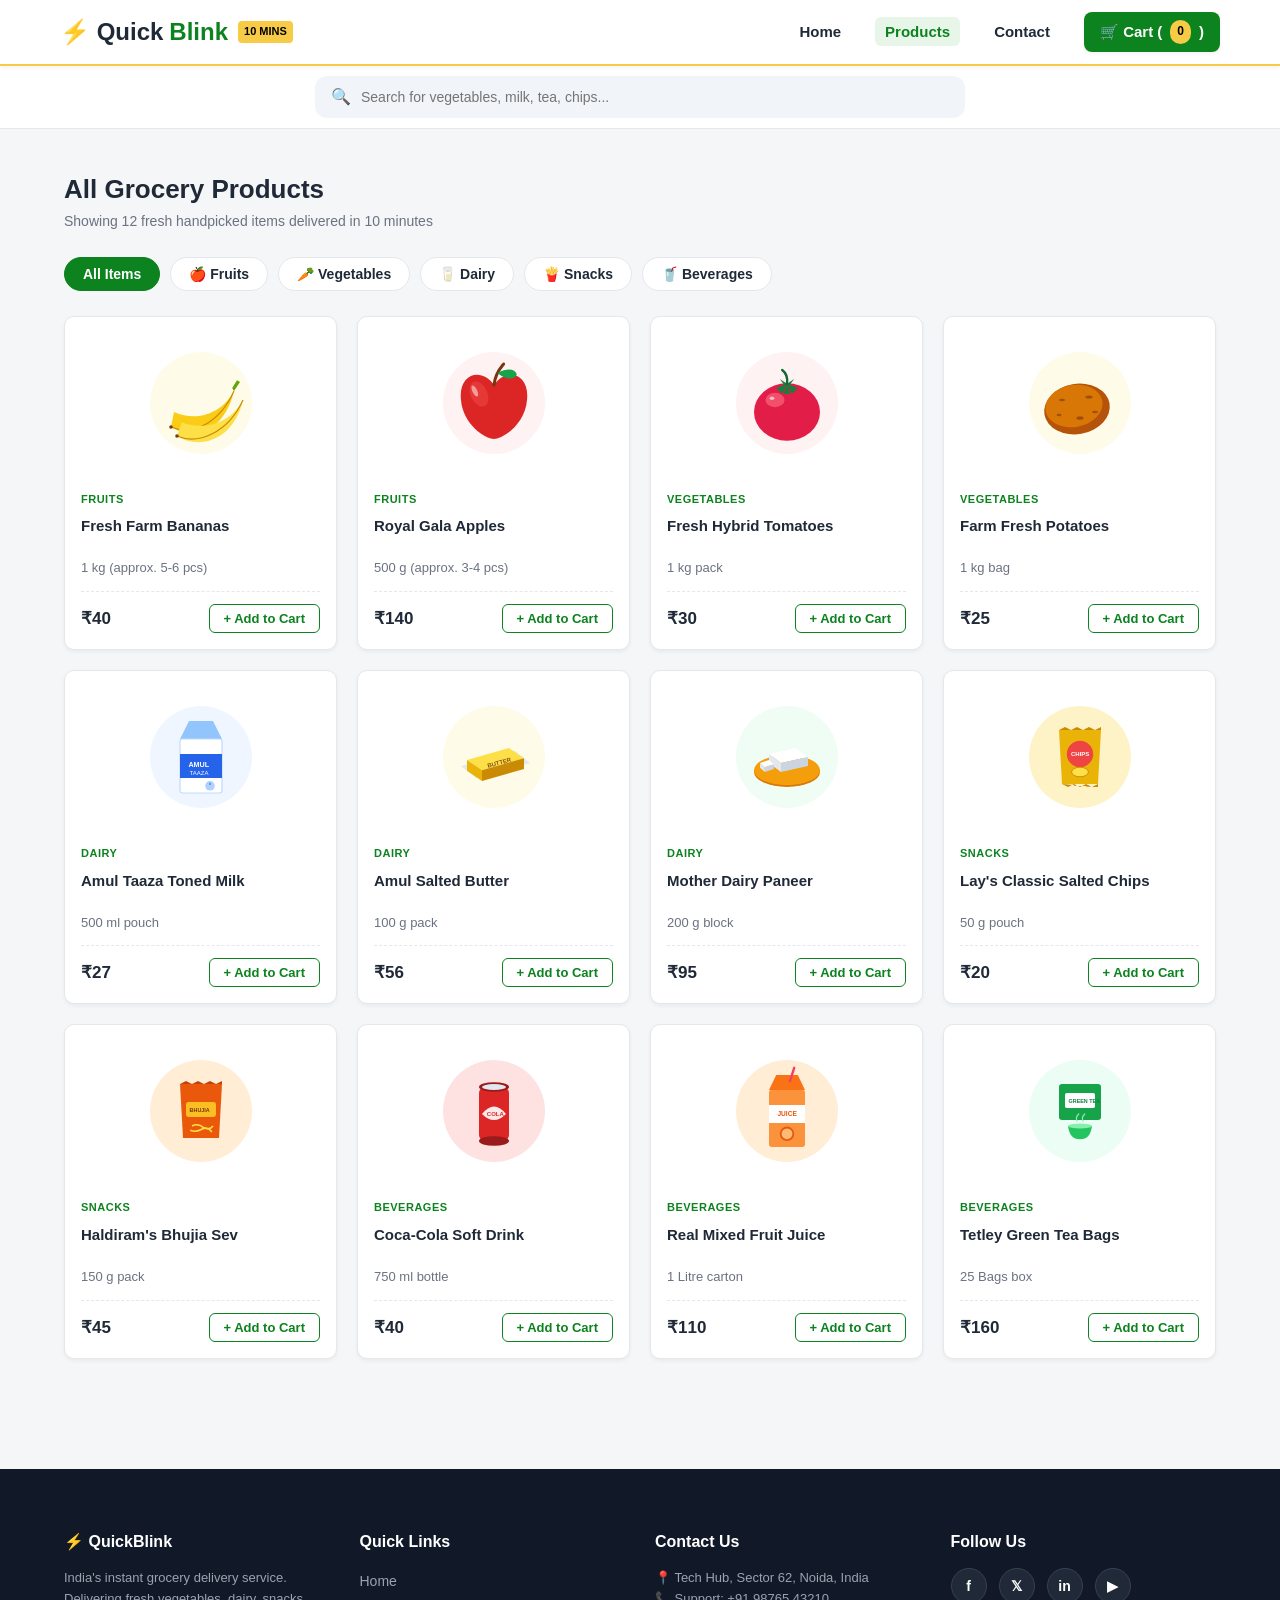
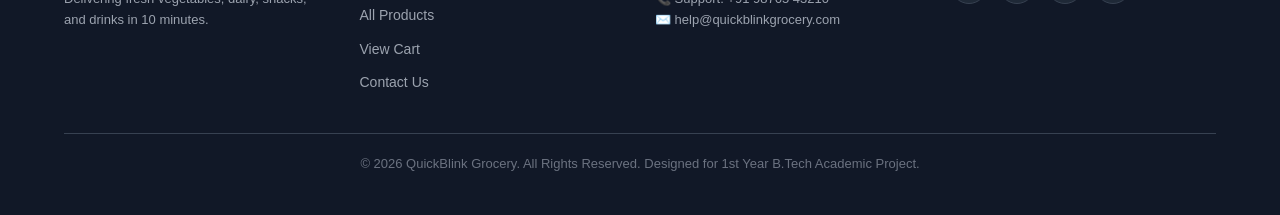
<file: Blinkit/products.html>
<!DOCTYPE html>
<html lang="en">
<head>
    <!-- Character encoding and mobile responsive meta tags -->
    <meta charset="UTF-8">
    <meta name="viewport" content="width=device-width, initial-scale=1.0">
    <title>Products Catalog - QuickBlink Grocery</title>
    <!-- External CSS Stylesheet -->
    <link rel="stylesheet" href="style.css">
</head>
<body>

    <!-- =================================================================
         1. NAVIGATION BAR
         Consistent across all pages with logo, links, and cart counter.
         ================================================================= -->
    <header class="navbar">
        <div class="nav-container">
            <!-- Brand Logo -->
            <a href="index.html" class="logo">
                ⚡ Quick<span class="logo-highlight">Blink</span>
                <span class="logo-badge">10 MINS</span>
            </a>

            <!-- Navigation Links -->
            <ul class="nav-links">
                <li><a href="index.html">Home</a></li>
                <!-- Current active page is Products -->
                <li><a href="products.html" class="active">Products</a></li>
                <li><a href="contact.html">Contact</a></li>
                <li>
                    <a href="cart.html" class="nav-cart-btn">
                        🛒 Cart (<span class="cart-badge">0</span>)
                    </a>
                </li>
            </ul>
        </div>
    </header>

    <!-- =================================================================
         2. LIVE PRODUCT SEARCH BAR
         Filters grocery items instantly as you type in real time.
         ================================================================= -->
    <section class="search-section">
        <div class="container" style="padding: 0;">
            <div class="search-wrapper">
                <span class="search-icon">🔍</span>
                <input 
                    type="text" 
                    class="search-input" 
                    placeholder="Search for vegetables, milk, tea, chips..." 
                >
            </div>
        </div>
    </section>

    <!-- Main Content Area -->
    <main class="container">

        <!-- Page Heading -->
        <div class="section-header" style="margin-top: 20px;">
            <h1 class="section-title">All Grocery Products</h1>
            <p class="section-subtitle">Showing 12 fresh handpicked items delivered in 10 minutes</p>
        </div>

        <!-- =================================================================
             3. CATEGORY FILTER BUTTONS (Client-Side Filtering)
             Allows users to quickly filter items by category without page reload.
             ================================================================= -->
        <div class="filter-bar">
            <button class="filter-btn active" onclick="filterCategory('all', this)" data-target="all">All Items</button>
            <button class="filter-btn" onclick="filterCategory('fruits', this)" data-target="fruits">🍎 Fruits</button>
            <button class="filter-btn" onclick="filterCategory('vegetables', this)" data-target="vegetables">🥕 Vegetables</button>
            <button class="filter-btn" onclick="filterCategory('dairy', this)" data-target="dairy">🥛 Dairy</button>
            <button class="filter-btn" onclick="filterCategory('snacks', this)" data-target="snacks">🍟 Snacks</button>
            <button class="filter-btn" onclick="filterCategory('beverages', this)" data-target="beverages">🥤 Beverages</button>
        </div>

        <!-- =================================================================
             4. PRODUCT CARDS GRID (12 Products)
             Uses CSS Grid for responsive 4-column layout on desktop.
             Each card contains:
             1. Image, 2. Name, 3. Price (₹), 4. Quantity/Weight, 5. Add to Cart Button.
             ================================================================= -->
        <div class="products-grid" id="products-grid">

            <!-- PRODUCT 1: Fresh Bananas -->
            <div class="product-card" data-category="fruits">
                <div class="product-img-container">
                    <img src="images/banana.svg" alt="Fresh Farm Bananas" class="product-img">
                </div>
                <div>
                    <span class="product-category-tag">Fruits</span>
                    <h3 class="product-name">Fresh Farm Bananas</h3>
                    <p class="product-qty">1 kg (approx. 5-6 pcs)</p>
                </div>
                <div class="product-footer">
                    <span class="product-price">₹40</span>
                    <button 
                        class="btn-add-cart" 
                        onclick="addToCart('p1', 'Fresh Farm Bananas', 40, 'images/banana.svg', '1 kg')">
                        + Add to Cart
                    </button>
                </div>
            </div>

            <!-- PRODUCT 2: Royal Gala Apples -->
            <div class="product-card" data-category="fruits">
                <div class="product-img-container">
                    <img src="images/apple.svg" alt="Royal Gala Apples" class="product-img">
                </div>
                <div>
                    <span class="product-category-tag">Fruits</span>
                    <h3 class="product-name">Royal Gala Apples</h3>
                    <p class="product-qty">500 g (approx. 3-4 pcs)</p>
                </div>
                <div class="product-footer">
                    <span class="product-price">₹140</span>
                    <button 
                        class="btn-add-cart" 
                        onclick="addToCart('p2', 'Royal Gala Apples', 140, 'images/apple.svg', '500 g')">
                        + Add to Cart
                    </button>
                </div>
            </div>

            <!-- PRODUCT 3: Hybrid Tomatoes -->
            <div class="product-card" data-category="vegetables">
                <div class="product-img-container">
                    <img src="images/tomato.svg" alt="Fresh Hybrid Tomatoes" class="product-img">
                </div>
                <div>
                    <span class="product-category-tag">Vegetables</span>
                    <h3 class="product-name">Fresh Hybrid Tomatoes</h3>
                    <p class="product-qty">1 kg pack</p>
                </div>
                <div class="product-footer">
                    <span class="product-price">₹30</span>
                    <button 
                        class="btn-add-cart" 
                        onclick="addToCart('p3', 'Fresh Hybrid Tomatoes', 30, 'images/tomato.svg', '1 kg')">
                        + Add to Cart
                    </button>
                </div>
            </div>

            <!-- PRODUCT 4: Farm Fresh Potatoes -->
            <div class="product-card" data-category="vegetables">
                <div class="product-img-container">
                    <img src="images/potato.svg" alt="Farm Fresh Potatoes" class="product-img">
                </div>
                <div>
                    <span class="product-category-tag">Vegetables</span>
                    <h3 class="product-name">Farm Fresh Potatoes</h3>
                    <p class="product-qty">1 kg bag</p>
                </div>
                <div class="product-footer">
                    <span class="product-price">₹25</span>
                    <button 
                        class="btn-add-cart" 
                        onclick="addToCart('p4', 'Farm Fresh Potatoes', 25, 'images/potato.svg', '1 kg')">
                        + Add to Cart
                    </button>
                </div>
            </div>

            <!-- PRODUCT 5: Amul Taaza Milk -->
            <div class="product-card" data-category="dairy">
                <div class="product-img-container">
                    <img src="images/milk.svg" alt="Amul Taaza Toned Milk" class="product-img">
                </div>
                <div>
                    <span class="product-category-tag">Dairy</span>
                    <h3 class="product-name">Amul Taaza Toned Milk</h3>
                    <p class="product-qty">500 ml pouch</p>
                </div>
                <div class="product-footer">
                    <span class="product-price">₹27</span>
                    <button 
                        class="btn-add-cart" 
                        onclick="addToCart('p5', 'Amul Taaza Toned Milk', 27, 'images/milk.svg', '500 ml')">
                        + Add to Cart
                    </button>
                </div>
            </div>

            <!-- PRODUCT 6: Amul Salted Butter -->
            <div class="product-card" data-category="dairy">
                <div class="product-img-container">
                    <img src="images/butter.svg" alt="Amul Salted Butter" class="product-img">
                </div>
                <div>
                    <span class="product-category-tag">Dairy</span>
                    <h3 class="product-name">Amul Salted Butter</h3>
                    <p class="product-qty">100 g pack</p>
                </div>
                <div class="product-footer">
                    <span class="product-price">₹56</span>
                    <button 
                        class="btn-add-cart" 
                        onclick="addToCart('p6', 'Amul Salted Butter', 56, 'images/butter.svg', '100 g')">
                        + Add to Cart
                    </button>
                </div>
            </div>

            <!-- PRODUCT 7: Mother Dairy Paneer -->
            <div class="product-card" data-category="dairy">
                <div class="product-img-container">
                    <img src="images/paneer.svg" alt="Mother Dairy Malai Paneer" class="product-img">
                </div>
                <div>
                    <span class="product-category-tag">Dairy</span>
                    <h3 class="product-name">Mother Dairy Paneer</h3>
                    <p class="product-qty">200 g block</p>
                </div>
                <div class="product-footer">
                    <span class="product-price">₹95</span>
                    <button 
                        class="btn-add-cart" 
                        onclick="addToCart('p7', 'Mother Dairy Paneer', 95, 'images/paneer.svg', '200 g')">
                        + Add to Cart
                    </button>
                </div>
            </div>

            <!-- PRODUCT 8: Lay's Salted Chips -->
            <div class="product-card" data-category="snacks">
                <div class="product-img-container">
                    <img src="images/chips.svg" alt="Lay's Classic Salted Chips" class="product-img">
                </div>
                <div>
                    <span class="product-category-tag">Snacks</span>
                    <h3 class="product-name">Lay's Classic Salted Chips</h3>
                    <p class="product-qty">50 g pouch</p>
                </div>
                <div class="product-footer">
                    <span class="product-price">₹20</span>
                    <button 
                        class="btn-add-cart" 
                        onclick="addToCart('p8', 'Lay\'s Classic Salted Chips', 20, 'images/chips.svg', '50 g')">
                        + Add to Cart
                    </button>
                </div>
            </div>

            <!-- PRODUCT 9: Haldiram's Bhujia Sev -->
            <div class="product-card" data-category="snacks">
                <div class="product-img-container">
                    <img src="images/bhujia.svg" alt="Haldiram's Bhujia Sev" class="product-img">
                </div>
                <div>
                    <span class="product-category-tag">Snacks</span>
                    <h3 class="product-name">Haldiram's Bhujia Sev</h3>
                    <p class="product-qty">150 g pack</p>
                </div>
                <div class="product-footer">
                    <span class="product-price">₹45</span>
                    <button 
                        class="btn-add-cart" 
                        onclick="addToCart('p9', 'Haldiram\'s Bhujia Sev', 45, 'images/bhujia.svg', '150 g')">
                        + Add to Cart
                    </button>
                </div>
            </div>

            <!-- PRODUCT 10: Coca-Cola Soft Drink -->
            <div class="product-card" data-category="beverages">
                <div class="product-img-container">
                    <img src="images/cola.svg" alt="Coca-Cola Soft Drink" class="product-img">
                </div>
                <div>
                    <span class="product-category-tag">Beverages</span>
                    <h3 class="product-name">Coca-Cola Soft Drink</h3>
                    <p class="product-qty">750 ml bottle</p>
                </div>
                <div class="product-footer">
                    <span class="product-price">₹40</span>
                    <button 
                        class="btn-add-cart" 
                        onclick="addToCart('p10', 'Coca-Cola Soft Drink', 40, 'images/cola.svg', '750 ml')">
                        + Add to Cart
                    </button>
                </div>
            </div>

            <!-- PRODUCT 11: Real Mixed Fruit Juice -->
            <div class="product-card" data-category="beverages">
                <div class="product-img-container">
                    <img src="images/juice.svg" alt="Real Mixed Fruit Juice" class="product-img">
                </div>
                <div>
                    <span class="product-category-tag">Beverages</span>
                    <h3 class="product-name">Real Mixed Fruit Juice</h3>
                    <p class="product-qty">1 Litre carton</p>
                </div>
                <div class="product-footer">
                    <span class="product-price">₹110</span>
                    <button 
                        class="btn-add-cart" 
                        onclick="addToCart('p11', 'Real Mixed Fruit Juice', 110, 'images/juice.svg', '1 L')">
                        + Add to Cart
                    </button>
                </div>
            </div>

            <!-- PRODUCT 12: Tetley Green Tea Bags -->
            <div class="product-card" data-category="beverages">
                <div class="product-img-container">
                    <img src="images/tea.svg" alt="Tetley Green Tea Bags" class="product-img">
                </div>
                <div>
                    <span class="product-category-tag">Beverages</span>
                    <h3 class="product-name">Tetley Green Tea Bags</h3>
                    <p class="product-qty">25 Bags box</p>
                </div>
                <div class="product-footer">
                    <span class="product-price">₹160</span>
                    <button 
                        class="btn-add-cart" 
                        onclick="addToCart('p12', 'Tetley Green Tea Bags', 160, 'images/tea.svg', '25 bags')">
                        + Add to Cart
                    </button>
                </div>
            </div>

        </div>
    </main>

    <!-- =================================================================
         5. FOOTER SECTION
         ================================================================= -->
    <footer class="footer">
        <div class="container">
            <div class="footer-grid">
                
                <div class="footer-col">
                    <h3 class="footer-title">⚡ QuickBlink</h3>
                    <p class="footer-text">
                        India's instant grocery delivery service. Delivering fresh vegetables, dairy, snacks, and drinks in 10 minutes.
                    </p>
                </div>

                <div class="footer-col">
                    <h4 class="footer-title">Quick Links</h4>
                    <ul class="footer-links">
                        <li><a href="index.html">Home</a></li>
                        <li><a href="products.html">All Products</a></li>
                        <li><a href="cart.html">View Cart</a></li>
                        <li><a href="contact.html">Contact Us</a></li>
                    </ul>
                </div>

                <div class="footer-col">
                    <h4 class="footer-title">Contact Us</h4>
                    <p class="footer-text">📍 Tech Hub, Sector 62, Noida, India</p>
                    <p class="footer-text">📞 Support: +91 98765 43210</p>
                    <p class="footer-text">✉️ help@quickblinkgrocery.com</p>
                </div>

                <div class="footer-col">
                    <h4 class="footer-title">Follow Us</h4>
                    <div class="social-icons">
                        <a href="#" class="social-btn" title="Facebook">f</a>
                        <a href="#" class="social-btn" title="Twitter / X">𝕏</a>
                        <a href="#" class="social-btn" title="Instagram">in</a>
                        <a href="#" class="social-btn" title="YouTube">▶</a>
                    </div>
                </div>

            </div>

            <div class="footer-copyright">
                <p>&copy; 2026 QuickBlink Grocery. All Rights Reserved. Designed for 1st Year B.Tech Academic Project.</p>
            </div>
        </div>
    </footer>

    <!-- External JavaScript File -->
    <script src="script.js"></script>
</body>
</html>
</file>
<file: Blinkit/style.css>
/* ==========================================================================
   BLINKIT GROCERY WEBSITE - MAIN STYLESHEET (style.css)
   Created for: 1st Year B.Tech Web Development Project
   Key Concepts Used: Flexbox, CSS Grid, Hover Effects, Box Shadows, Media Queries
   Color Theme: Blinkit Yellow (#f8cb46) and Blinkit Green (#0c831f)
   ========================================================================== */

/* --------------------------------------------------------------------------
   1. ROOT VARIABLES (Color Palette & Spacing)
   Variables allow us to reuse colors easily across the entire stylesheet.
   -------------------------------------------------------------------------- */
:root {
    /* Brand Colors */
    --blinkit-yellow: #f8cb46;       /* Signature bright yellow */
    --blinkit-yellow-hover: #e5b31e; /* Darker yellow for button hover */
    --blinkit-green: #0c831f;        /* Signature delivery green */
    --blinkit-green-hover: #096317;  /* Darker green for hover state */
    --light-green: #e8f5e9;          /* Subtle light green background */
    --light-yellow: #fff9e6;         /* Subtle light yellow background */
    
    /* Neutral & Background Colors */
    --bg-light: #f4f6f8;             /* Light gray page background */
    --card-white: #ffffff;           /* Clean white background for cards */
    --text-dark: #1f2937;            /* Primary dark text for high contrast */
    --text-muted: #6b7280;           /* Secondary gray text for details */
    --border-color: #e5e7eb;         /* Light border for cards and inputs */
    --danger-red: #ef4444;           /* Red for remove / delete actions */
    
    /* Shadows & Radii */
    --box-shadow-sm: 0 2px 4px rgba(0, 0, 0, 0.05);
    --box-shadow-md: 0 4px 12px rgba(0, 0, 0, 0.08);
    --box-shadow-lg: 0 8px 24px rgba(0, 0, 0, 0.12);
    --border-radius: 10px;           /* Smooth rounded corners */
}

/* --------------------------------------------------------------------------
   2. BASIC RESET & GLOBAL STYLES
   Ensures consistent padding, margin, and font rendering across all browsers.
   -------------------------------------------------------------------------- */
* {
    margin: 0;
    padding: 0;
    box-sizing: border-box;          /* Includes padding & border in element total width */
}

body {
    font-family: 'Segoe UI', Tahoma, Geneva, Verdana, sans-serif;
    background-color: var(--bg-light);
    color: var(--text-dark);
    line-height: 1.6;               /* Enhances readability of text */
    min-height: 100vh;
    display: flex;
    flex-direction: column;         /* Keeps footer neatly pinned at bottom */
}

/* Main content wrapper to push footer down */
main {
    flex: 1;                         /* Fills remaining vertical space */
}

/* Reusable Container to center content horizontally */
.container {
    width: 90%;
    max-width: 1200px;              /* Caps maximum width on wide displays */
    margin: 0 auto;                 /* Centers container horizontally */
    padding: 20px 0;
}

/* --------------------------------------------------------------------------
   3. NAVIGATION BAR (Flexbox Layout)
   The navbar sticks to the top and aligns logo, search, links, and cart.
   -------------------------------------------------------------------------- */
.navbar {
    background-color: #ffffff;
    border-bottom: 2px solid var(--blinkit-yellow);
    position: sticky;                /* Keeps navbar visible when scrolling */
    top: 0;
    z-index: 1000;                   /* Ensures navbar sits above other elements */
    box-shadow: var(--box-shadow-sm);
}

.nav-container {
    display: flex;                   /* Flexbox for horizontal alignment */
    justify-content: space-between;  /* Spaces items across full width */
    align-items: center;             /* Vertically centers all items */
    padding: 12px 20px;
    max-width: 1200px;
    margin: 0 auto;
}

/* Brand Logo */
.logo {
    display: flex;
    align-items: center;
    gap: 6px;
    text-decoration: none;
    font-size: 24px;
    font-weight: 800;
    color: var(--text-dark);
}

.logo-highlight {
    color: var(--blinkit-green);    /* Green accent for "Blink" */
}

.logo-badge {
    background-color: var(--blinkit-yellow);
    color: #000;
    font-size: 11px;
    font-weight: 700;
    padding: 2px 6px;
    border-radius: 4px;
    margin-left: 4px;
}

/* Navigation Links */
.nav-links {
    display: flex;
    list-style: none;                /* Removes bullet points */
    gap: 24px;                       /* Spacing between links */
    align-items: center;
}

.nav-links li a {
    text-decoration: none;           /* Removes underline */
    color: var(--text-dark);
    font-weight: 600;
    font-size: 15px;
    padding: 6px 10px;
    border-radius: 6px;
    transition: color 0.2s, background-color 0.2s; /* Smooth hover transition */
}

/* Hover Effect on Nav Links */
.nav-links li a:hover,
.nav-links li a.active {
    color: var(--blinkit-green);
    background-color: var(--light-green);
}

/* Cart Button in Navbar */
.nav-cart-btn {
    display: flex;
    align-items: center;
    gap: 8px;
    background-color: var(--blinkit-green);
    color: #ffffff !important;
    padding: 8px 16px !important;
    border-radius: 8px !important;
    font-weight: 700 !important;
    box-shadow: var(--box-shadow-sm);
}

.nav-cart-btn:hover {
    background-color: var(--blinkit-green-hover) !important;
}

/* Cart Count Badge */
.cart-badge {
    background-color: var(--blinkit-yellow);
    color: #000000;
    font-size: 12px;
    font-weight: 800;
    padding: 2px 7px;
    border-radius: 12px;
}

/* --------------------------------------------------------------------------
   4. SEARCH BAR SECTION
   A clean input box allowing users to search products.
   -------------------------------------------------------------------------- */
.search-section {
    background-color: #ffffff;
    padding: 10px 0;
    border-bottom: 1px solid var(--border-color);
}

.search-wrapper {
    display: flex;
    align-items: center;
    max-width: 650px;
    margin: 0 auto;
    background-color: #f1f5f9;
    border: 2px solid transparent;
    border-radius: 12px;
    padding: 6px 14px;
    transition: border-color 0.2s;
}

/* Focus state for search bar */
.search-wrapper:focus-within {
    border-color: var(--blinkit-green);
    background-color: #ffffff;
}

.search-icon {
    font-size: 16px;
    color: var(--text-muted);
    margin-right: 10px;
}

.search-input {
    width: 100%;
    border: none;
    outline: none;                   /* Removes default blue outline */
    background: transparent;
    font-size: 14px;
    color: var(--text-dark);
}

/* --------------------------------------------------------------------------
   5. HERO BANNER (Flexbox Layout)
   Hero banner with Blinkit-inspired yellow/green theme and delivery promise.
   -------------------------------------------------------------------------- */
.hero-banner {
    background: linear-gradient(135deg, #fff9e6 0%, #f0fdf4 100%);
    border-radius: 16px;
    padding: 40px;
    margin: 25px auto;
    display: flex;                   /* Flexbox for side-by-side layout */
    align-items: center;
    justify-content: space-between;
    box-shadow: var(--box-shadow-sm);
    border: 1px solid #fef08a;
}

.hero-content {
    flex: 1;
    max-width: 550px;
}

.hero-tag {
    display: inline-block;
    background-color: var(--blinkit-green);
    color: #ffffff;
    font-size: 13px;
    font-weight: 700;
    padding: 4px 12px;
    border-radius: 20px;
    margin-bottom: 12px;
}

.hero-title {
    font-size: 38px;
    line-height: 1.2;
    font-weight: 800;
    color: #111827;
    margin-bottom: 14px;
}

.hero-title span {
    color: var(--blinkit-green);    /* Highlights "in minutes" */
}

.hero-subtitle {
    font-size: 16px;
    color: var(--text-muted);
    margin-bottom: 24px;
}

/* Call to Action Button */
.btn-primary {
    display: inline-block;
    background-color: var(--blinkit-yellow);
    color: #111827;
    font-weight: 700;
    font-size: 16px;
    padding: 12px 28px;
    border-radius: 8px;
    text-decoration: none;
    border: none;
    cursor: pointer;
    box-shadow: var(--box-shadow-sm);
    transition: background-color 0.2s, transform 0.2s;
}

/* Hover Effect on Primary Button */
.btn-primary:hover {
    background-color: var(--blinkit-yellow-hover);
    transform: translateY(-2px);     /* Subtle lift effect */
}

.hero-image-wrapper {
    flex: 1;
    display: flex;
    justify-content: center;
    align-items: center;
    max-width: 380px;
}

.hero-image-wrapper img {
    width: 100%;
    max-height: 280px;
    object-fit: contain;             /* Ensures image is not distorted */
}

/* --------------------------------------------------------------------------
   6. SECTION HEADINGS
   Consistent section titles across all pages.
   -------------------------------------------------------------------------- */
.section-header {
    margin-bottom: 24px;
}

.section-title {
    font-size: 26px;
    font-weight: 800;
    color: var(--text-dark);
}

.section-subtitle {
    font-size: 14px;
    color: var(--text-muted);
}

/* --------------------------------------------------------------------------
   7. CATEGORY SECTION (CSS Grid Layout)
   Cards representing grocery departments: Fruits, Veggies, Dairy, Snacks, Drinks.
   -------------------------------------------------------------------------- */
.category-grid {
    display: grid;                   /* CSS Grid layout */
    grid-template-columns: repeat(5, 1fr); /* 5 equal columns on desktop */
    gap: 16px;                       /* Spacing between category cards */
    margin-bottom: 40px;
}

.category-card {
    background-color: var(--card-white);
    border-radius: var(--border-radius);
    padding: 18px 14px;
    text-align: center;
    text-decoration: none;
    color: var(--text-dark);
    box-shadow: var(--box-shadow-sm);
    border: 1px solid var(--border-color);
    transition: transform 0.2s, box-shadow 0.2s, border-color 0.2s;
    display: flex;
    flex-direction: column;
    align-items: center;
    justify-content: center;
}

/* Hover effect on category card */
.category-card:hover {
    transform: translateY(-5px);     /* Lifts card upward on hover */
    box-shadow: var(--box-shadow-md);
    border-color: var(--blinkit-yellow);
}

.category-img {
    width: 75px;
    height: 75px;
    object-fit: contain;
    margin-bottom: 10px;
}

.category-name {
    font-size: 15px;
    font-weight: 700;
}

.category-badge {
    font-size: 11px;
    color: var(--blinkit-green);
    font-weight: 600;
    margin-top: 2px;
}

/* --------------------------------------------------------------------------
   8. FEATURES / PROMISES SECTION (Flexbox)
   Highlights 10-minute delivery, best prices, quality guarantee.
   -------------------------------------------------------------------------- */
.features-section {
    display: flex;                   /* Flexbox layout */
    justify-content: space-between;
    gap: 20px;
    margin: 40px 0;
}

.feature-box {
    flex: 1;
    background-color: #ffffff;
    border-radius: var(--border-radius);
    padding: 22px;
    display: flex;
    align-items: center;
    gap: 16px;
    border: 1px solid var(--border-color);
    box-shadow: var(--box-shadow-sm);
}

.feature-icon {
    font-size: 32px;
    background-color: var(--light-green);
    width: 55px;
    height: 55px;
    border-radius: 50%;              /* Circular icon container */
    display: flex;
    align-items: center;
    justify-content: center;
}

.feature-title {
    font-size: 16px;
    font-weight: 700;
    color: var(--text-dark);
}

.feature-desc {
    font-size: 13px;
    color: var(--text-muted);
}

/* --------------------------------------------------------------------------
   9. PRODUCTS CATALOG & FILTER BAR (CSS Grid Layout)
   Used on products.html to list all grocery items.
   -------------------------------------------------------------------------- */
.filter-bar {
    display: flex;
    flex-wrap: wrap;                 /* Allows filter buttons to wrap on mobile */
    gap: 10px;
    margin-bottom: 25px;
}

.filter-btn {
    background-color: #ffffff;
    border: 1px solid var(--border-color);
    padding: 8px 18px;
    border-radius: 20px;            /* Pill-shaped button */
    font-size: 14px;
    font-weight: 600;
    color: var(--text-dark);
    cursor: pointer;
    transition: all 0.2s;
}

/* Active and Hover filter button states */
.filter-btn:hover,
.filter-btn.active {
    background-color: var(--blinkit-green);
    color: #ffffff;
    border-color: var(--blinkit-green);
}

/* Product Cards Grid */
.products-grid {
    display: grid;
    grid-template-columns: repeat(4, 1fr); /* 4 cards per row on desktop */
    gap: 20px;
    margin-bottom: 40px;
}

/* Single Product Card */
.product-card {
    background-color: var(--card-white);
    border-radius: var(--border-radius);
    border: 1px solid var(--border-color);
    padding: 16px;
    display: flex;
    flex-direction: column;
    justify-content: space-between;
    box-shadow: var(--box-shadow-sm);
    transition: transform 0.2s, box-shadow 0.2s;
    position: relative;
}

/* Hover Effect on Product Card */
.product-card:hover {
    transform: translateY(-4px);
    box-shadow: var(--box-shadow-md);
}

.product-img-container {
    width: 100%;
    height: 140px;
    display: flex;
    align-items: center;
    justify-content: center;
    margin-bottom: 12px;
}

.product-img {
    max-width: 120px;
    max-height: 120px;
    object-fit: contain;
}

.product-category-tag {
    font-size: 11px;
    font-weight: 700;
    text-transform: uppercase;
    color: var(--blinkit-green);
    letter-spacing: 0.5px;
}

.product-name {
    font-size: 15px;
    font-weight: 700;
    color: var(--text-dark);
    margin: 4px 0;
    min-height: 40px;                /* Keeps heights aligned across cards */
}

.product-qty {
    font-size: 13px;
    color: var(--text-muted);
    margin-bottom: 12px;
}

/* Price & Button Container (Flexbox) */
.product-footer {
    display: flex;
    justify-content: space-between;
    align-items: center;
    border-top: 1px dashed var(--border-color);
    padding-top: 12px;
    margin-top: auto;
}

.product-price {
    font-size: 17px;
    font-weight: 800;
    color: var(--text-dark);
}

/* Add to Cart Button */
.btn-add-cart {
    background-color: #ffffff;
    color: var(--blinkit-green);
    border: 1.5px solid var(--blinkit-green);
    padding: 6px 14px;
    border-radius: 6px;
    font-weight: 700;
    font-size: 13px;
    cursor: pointer;
    transition: all 0.2s;
}

/* Hover state for Add to Cart */
.btn-add-cart:hover {
    background-color: var(--blinkit-green);
    color: #ffffff;
}

/* --------------------------------------------------------------------------
   10. SHOPPING CART PAGE (Flexbox & Table Layout)
   Used on cart.html to display items, quantities, and order bill.
   -------------------------------------------------------------------------- */
.cart-layout {
    display: flex;
    gap: 25px;
    align-items: flex-start;         /* Keeps summary box aligned to the top */
    margin-top: 15px;
}

.cart-items-column {
    flex: 2;                         /* Takes 2/3 of available width */
}

.cart-summary-column {
    flex: 1;                         /* Takes 1/3 of available width */
    background-color: #ffffff;
    border-radius: var(--border-radius);
    padding: 24px;
    border: 1px solid var(--border-color);
    box-shadow: var(--box-shadow-sm);
    position: sticky;
    top: 90px;
}

/* Individual Cart Item Row */
.cart-item-card {
    background-color: #ffffff;
    border-radius: var(--border-radius);
    padding: 16px;
    margin-bottom: 12px;
    border: 1px solid var(--border-color);
    display: flex;
    align-items: center;
    justify-content: space-between;
    box-shadow: var(--box-shadow-sm);
}

.cart-item-info {
    display: flex;
    align-items: center;
    gap: 14px;
}

.cart-item-img {
    width: 60px;
    height: 60px;
    object-fit: contain;
    background-color: var(--bg-light);
    border-radius: 8px;
    padding: 4px;
}

.cart-item-title {
    font-size: 15px;
    font-weight: 700;
}

.cart-item-unit {
    font-size: 13px;
    color: var(--text-muted);
}

.cart-item-price {
    font-size: 14px;
    font-weight: 700;
    color: var(--blinkit-green);
}

/* Quantity Adjuster Buttons (+ and -) */
.qty-control {
    display: flex;
    align-items: center;
    gap: 8px;
    background-color: var(--light-green);
    border-radius: 6px;
    padding: 4px 8px;
}

.qty-btn {
    background-color: var(--blinkit-green);
    color: #ffffff;
    border: none;
    width: 26px;
    height: 26px;
    border-radius: 4px;
    font-weight: 800;
    cursor: pointer;
    display: flex;
    align-items: center;
    justify-content: center;
    transition: background-color 0.2s;
}

.qty-btn:hover {
    background-color: var(--blinkit-green-hover);
}

.qty-number {
    font-weight: 700;
    font-size: 14px;
    min-width: 20px;
    text-align: center;
}

/* Remove button */
.btn-remove {
    background: none;
    border: none;
    color: var(--danger-red);
    font-size: 18px;
    cursor: pointer;
    padding: 6px;
    transition: transform 0.2s;
}

.btn-remove:hover {
    transform: scale(1.15);
}

/* Bill Details / Summary */
.bill-title {
    font-size: 18px;
    font-weight: 800;
    margin-bottom: 16px;
    border-bottom: 1px solid var(--border-color);
    padding-bottom: 8px;
}

.bill-row {
    display: flex;
    justify-content: space-between;
    font-size: 14px;
    margin-bottom: 10px;
    color: var(--text-muted);
}

.bill-row.total-row {
    border-top: 2px dashed var(--border-color);
    padding-top: 12px;
    margin-top: 14px;
    font-size: 18px;
    font-weight: 800;
    color: var(--text-dark);
}

.btn-checkout {
    width: 100%;
    background-color: var(--blinkit-green);
    color: #ffffff;
    font-size: 16px;
    font-weight: 700;
    padding: 14px;
    border-radius: 8px;
    border: none;
    cursor: pointer;
    margin-top: 18px;
    transition: background-color 0.2s;
}

.btn-checkout:hover {
    background-color: var(--blinkit-green-hover);
}

/* Empty Cart View */
.empty-cart-box {
    text-align: center;
    background-color: #ffffff;
    border-radius: var(--border-radius);
    padding: 50px 20px;
    border: 1px solid var(--border-color);
}

.empty-cart-img {
    width: 150px;
    margin-bottom: 16px;
}

/* --------------------------------------------------------------------------
   11. CONTACT US PAGE
   Simple beginner-friendly contact form with support details.
   -------------------------------------------------------------------------- */
.contact-layout {
    display: flex;
    gap: 30px;
    margin-top: 20px;
}

.contact-form-card {
    flex: 3;
    background-color: #ffffff;
    border-radius: var(--border-radius);
    padding: 30px;
    border: 1px solid var(--border-color);
    box-shadow: var(--box-shadow-sm);
}

.contact-info-card {
    flex: 2;
    background-color: #ffffff;
    border-radius: var(--border-radius);
    padding: 30px;
    border: 1px solid var(--border-color);
    box-shadow: var(--box-shadow-sm);
    display: flex;
    flex-direction: column;
    gap: 20px;
}

/* Form Controls */
.form-group {
    margin-bottom: 18px;
}

.form-label {
    display: block;
    font-size: 14px;
    font-weight: 700;
    color: var(--text-dark);
    margin-bottom: 6px;
}

.form-input,
.form-textarea {
    width: 100%;
    padding: 12px 14px;
    border: 1.5px solid var(--border-color);
    border-radius: 8px;
    font-size: 14px;
    font-family: inherit;
    outline: none;
    transition: border-color 0.2s, box-shadow 0.2s;
}

/* Focus state for form inputs */
.form-input:focus,
.form-textarea:focus {
    border-color: var(--blinkit-green);
    box-shadow: 0 0 0 3px rgba(12, 131, 31, 0.15);
}

.form-textarea {
    resize: vertical;
    min-height: 120px;
}

.btn-submit {
    background-color: var(--blinkit-yellow);
    color: #111827;
    font-size: 16px;
    font-weight: 700;
    padding: 12px 30px;
    border-radius: 8px;
    border: none;
    cursor: pointer;
    transition: background-color 0.2s;
}

.btn-submit:hover {
    background-color: var(--blinkit-yellow-hover);
}

.contact-item {
    display: flex;
    align-items: flex-start;
    gap: 12px;
}

.contact-icon {
    font-size: 22px;
    color: var(--blinkit-green);
}

/* --------------------------------------------------------------------------
   12. FOOTER SECTION
   Clean, organized footer with about summary, links, and social icons.
   -------------------------------------------------------------------------- */
.footer {
    background-color: #111827;
    color: #d1d5db;
    margin-top: 50px;
    padding: 40px 0 20px 0;
}

.footer-grid {
    display: flex;
    justify-content: space-between;
    flex-wrap: wrap;
    gap: 30px;
    padding-bottom: 30px;
    border-bottom: 1px solid #374151;
}

.footer-col {
    flex: 1;
    min-width: 200px;
}

.footer-title {
    color: #ffffff;
    font-size: 16px;
    font-weight: 700;
    margin-bottom: 14px;
}

.footer-text {
    font-size: 13px;
    line-height: 1.6;
    color: #9ca3af;
}

.footer-links {
    list-style: none;
}

.footer-links li {
    margin-bottom: 8px;
}

.footer-links li a {
    color: #9ca3af;
    text-decoration: none;
    font-size: 14px;
    transition: color 0.2s;
}

.footer-links li a:hover {
    color: var(--blinkit-yellow);
}

/* Social Media Icons */
.social-icons {
    display: flex;
    gap: 12px;
    margin-top: 10px;
}

.social-btn {
    display: inline-flex;
    align-items: center;
    justify-content: center;
    width: 36px;
    height: 36px;
    background-color: #1f2937;
    color: #ffffff;
    border-radius: 50%;
    text-decoration: none;
    font-size: 14px;
    font-weight: bold;
    border: 1px solid #374151;
    transition: background-color 0.2s, color 0.2s;
}

.social-btn:hover {
    background-color: var(--blinkit-yellow);
    color: #111827;
}

.footer-copyright {
    text-align: center;
    padding-top: 20px;
    font-size: 13px;
    color: #6b7280;
}

/* --------------------------------------------------------------------------
   13. RESPONSIVE DESIGN (MEDIA QUERIES)
   Ensures the website looks great on Tablets and Mobile Screens.
   -------------------------------------------------------------------------- */

/* Tablet Screens (max-width: 768px) */
@media (max-width: 768px) {
    .nav-container {
        flex-direction: column;
        gap: 12px;
    }

    .nav-links {
        gap: 14px;
        flex-wrap: wrap;
        justify-content: center;
    }

    .hero-banner {
        flex-direction: column;
        text-align: center;
        padding: 25px;
    }

    .hero-title {
        font-size: 28px;
    }

    .hero-image-wrapper {
        margin-top: 20px;
        max-width: 250px;
    }

    /* 5 columns become 3 columns on tablet */
    .category-grid {
        grid-template-columns: repeat(3, 1fr);
    }

    /* 4 columns become 2 columns on tablet */
    .products-grid {
        grid-template-columns: repeat(2, 1fr);
    }

    .features-section {
        flex-direction: column;
    }

    .cart-layout {
        flex-direction: column;
    }

    .contact-layout {
        flex-direction: column;
    }
}

/* Mobile Screens (max-width: 480px) */
@media (max-width: 480px) {
    /* Category grid becomes 2 columns on small phones */
    .category-grid {
        grid-template-columns: repeat(2, 1fr);
    }

    /* Products grid becomes 1 single column */
    .products-grid {
        grid-template-columns: 1fr;
    }

    .hero-title {
        font-size: 24px;
    }

    .cart-item-card {
        flex-direction: column;
        align-items: flex-start;
        gap: 10px;
    }
}
</file>
<file: style.css>
body {
    font-family: Arial, sans-serif;
    margin: 30px;
    background-color: white;
    color: #333;
}

/* Profile Image */
img {
    float: right;
    width: 150px;
    height: 185px;
    border: 5px solid blue;
    border-radius: 10px;
}


/* Header Section */
div {
    background-color: lightgray;
    padding: 20px;
    border-radius: 10px;
}

.nav-box{
    width: 560px;
    background-color: #f2f2f2;
    border: 2px solid blue;
    border-radius: 10px;
    padding: 15px;
    margin: 20px 0;
}



.nav-box a{
    text-decoration: none;
    color: rgb(25, 89, 179);
    font-weight: bold;
    font-style: italic;
    text-decoration: underline;
    margin : 15px;
    border: 2px solid blue;
    
    
}

.nav-box a:hover{
    color: rgb(34, 31, 203);
    text-decoration: underline;
}

h1 {
    text-align: center;
    color: darkblue;
}

h3 {
    text-align: center;
    color: #555;
}


/* Headings */
h2 {
    color: darkblue;
    border-bottom: 2px solid blue;
    padding-bottom: 5px;
}


/* Paragraph */
p {
    font-size: 17px;
    line-height: 1.6;
}


/* Skills List */
ul {
    background-color: #f2f2f2;
    padding: 20px;
    width: 250px;
    border-radius: 8px;
}

li {
    margin: 8px;
}


/* Highlight Goal */
mark {
    background-color: yellow;
    padding: 5px;
}


/* LinkedIn Link */
a {
    color: blue;
    text-decoration: none;
    font-size: 18px;
}

a:hover {
    color: red;
    text-decoration: underline;
}


/* Table Styling */
table {
    border-collapse: collapse;
    margin-top: 20px;
}

th {
    background-color: lightblue;
    padding: 10px;
}

td {
    padding: 10px;
    text-align: center;
}

tr:hover {
    background-color: #f5f5f5;
}


/* Horizontal Line */
hr {
    margin: 20px 0;
}
</file>
<file: design.css>
* {
    margin: 0;
    padding: 0;
    box-sizing: border-box;
}

body {

    font-family: Arial, sans-serif;

    background-color: #eeeeee;

    color: #222;

    padding-top: 30px;
}



body > h1 {

    text-align: center;

    font-size: 45px;

    margin-bottom: 10px;
}

.intro {

    text-align: center;

    color: #666;

    margin-bottom: 40px;
}




section {

    width: 90%;

    max-width: 900px;

    margin: 40px auto;

    padding: 35px;

    background-color: white;

    border-radius: 10px;

    box-shadow: 0 5px 15px #0002;
}

section h2 {

    text-align: center;

    margin-bottom: 30px;

    font-size: 30px;
}


.boxes {

    display: flex;

    justify-content: center;

    align-items: center;

    gap: 30px;

    flex-wrap: wrap;
}



.border-image-box {

    width: 400px;

    margin: auto;

    padding: 35px;

    text-align: center;

    border: 15px solid transparent;

    border-image:
        linear-gradient(
            45deg,
            red,
            blue
        ) 1;
}

.border-image-box h3 {

    margin-bottom: 10px;
}


.box {

    width: 300px;

    height: 150px;

    display: flex;

    justify-content: center;

    align-items: center;

    color: white;

    font-size: 20px;

    font-weight: bold;

    border-radius: 10px;
}


.linear {

    background:
        linear-gradient(
            to right,
            red,
            orange,
            yellow
        );
}



.radial {

    background:
        radial-gradient(
            circle,
            yellow,
            orange,
            red
        );
}



.text-box {

    text-align: center;
}

.shadow {

    font-size: 45px;

    text-shadow:
        4px 4px 5px gray;

    margin-bottom: 30px;
}


.spacing {

    font-size: 30px;

    letter-spacing: 10px;

    margin-bottom: 30px;
}


.uppercase {

    font-size: 30px;

    text-transform: uppercase;
}



.transform-box {

    width: 150px;

    height: 150px;

    display: flex;

    justify-content: center;

    align-items: center;

    background-color: #673ab7;

    color: white;

    border-radius: 10px;

    font-weight: bold;

    cursor: pointer;
}



.translate:hover {

    transform: translate(50px, -20px);
}



.rotate:hover {

    transform: rotate(30deg);
}



.scale:hover {

    transform: scale(1.3);
}



.skew:hover {

    transform: skew(20deg);
}



.instruction {

    text-align: center;

    color: #666;

    margin-bottom: 20px;
}


.transition-box {

    width: 180px;

    height: 100px;

    margin: auto;

    display: flex;

    justify-content: center;

    align-items: center;

    background-color: #3498db;

    color: white;

    border-radius: 10px;

    cursor: pointer;

    transition:
        transform 0.5s ease,
        background-color 0.5s ease,
        box-shadow 0.5s ease;
}


.transition-box:hover {

    transform: scale(1.2);

    background-color: #e74c3c;

    box-shadow:
        0 10px 20px #0005;
}



.timing-boxes {

    display: flex;

    flex-direction: column;

    gap: 15px;
}


.timing {

    width: 150px;

    padding: 15px;

    background-color: #9b59b6;

    color: white;

    text-align: center;

    border-radius: 5px;

    cursor: pointer;
}


/* Ease */

.ease {

    transition:
        width 2s ease;
}


/* Linear */

.linear-timing {

    transition:
        width 2s linear;
}


/* Ease In */

.ease-in {

    transition:
        width 2s ease-in;
}


/* Ease Out */

.ease-out {

    transition:
        width 2s ease-out;
}



.timing-boxes:hover .timing {

    width: 90%;
}




.animation-area {

    height: 120px;

    background-color: #eeeeee;

    border-radius: 10px;

    position: relative;

    overflow: hidden;
}


.moving-box {

    width: 150px;

    height: 80px;

    background-color: #dfb06d;

    color: white;

    display: flex ;

    justify-content: center;

    align-items: center;

    border-radius: 15px;

    position: absolute;

    top: 25px;

    right: 0;

    animation:
        move 7s linear infinite;
    background: linear-gradient(135deg, #cd60c2, #13e8fc);
    box-shadow: 0 6px 14px #0003;
    transition: box-shadow 0.3s ease, transform 0.3s ease;
}


/* Animation */

@keyframes move {

    from {

        left: 0;
    }

    to {

        left: calc(100% - 100px);
    }

}



.bounce-area {

    height: 220px;

    display: flex;

    justify-content: center;

    align-items: flex-start;
}


.ball {

    width: 60px;

    height: 60px;

    background-color: #e74c3c;

    border-radius: 50%;

    animation:
        bounce 1s ease-in-out infinite;
}


@keyframes bounce {

    0% {

        transform: translateY(0);
    }

    50% {

        transform: translateY(130px);
    }

    100% {

        transform: translateY(0);
    }

}



footer {

    margin-top: 50px;

    padding: 25px;

    text-align: center;

    background-color: #222;

    color: white;
}
</file>
